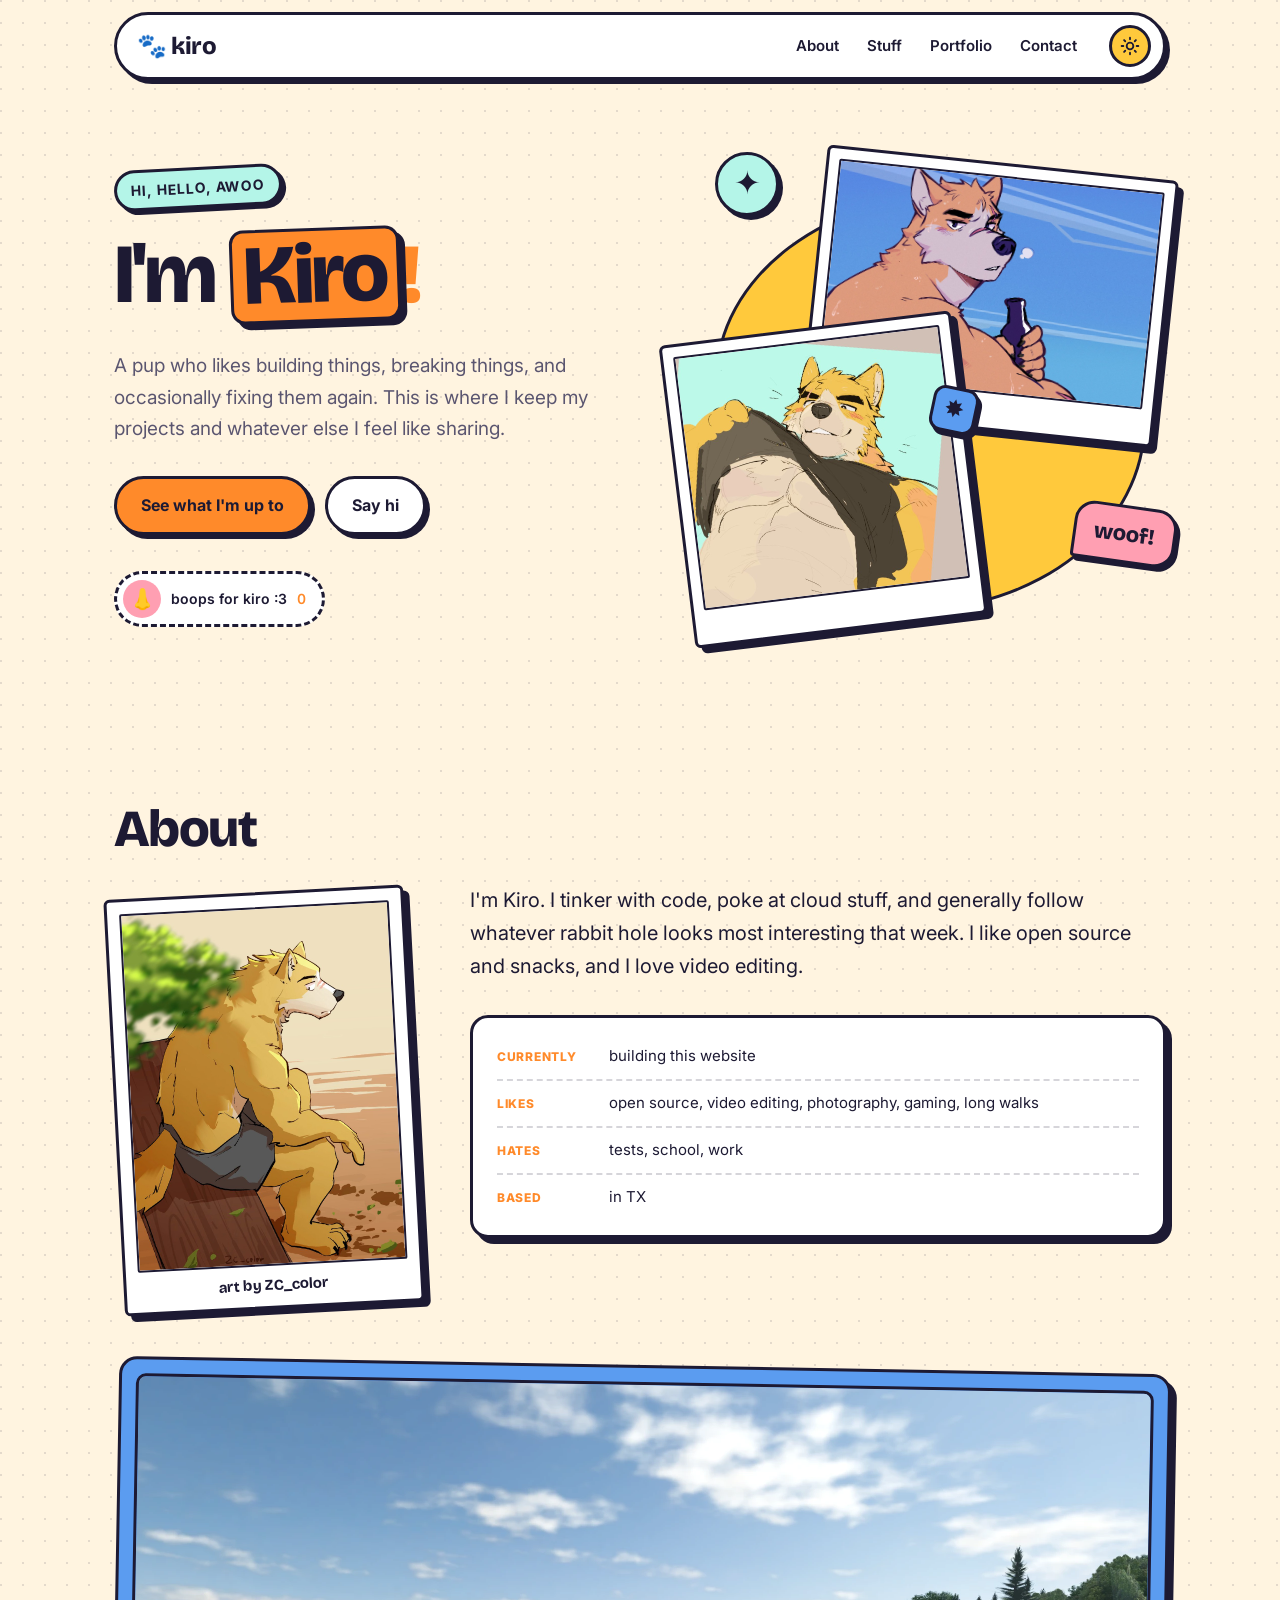
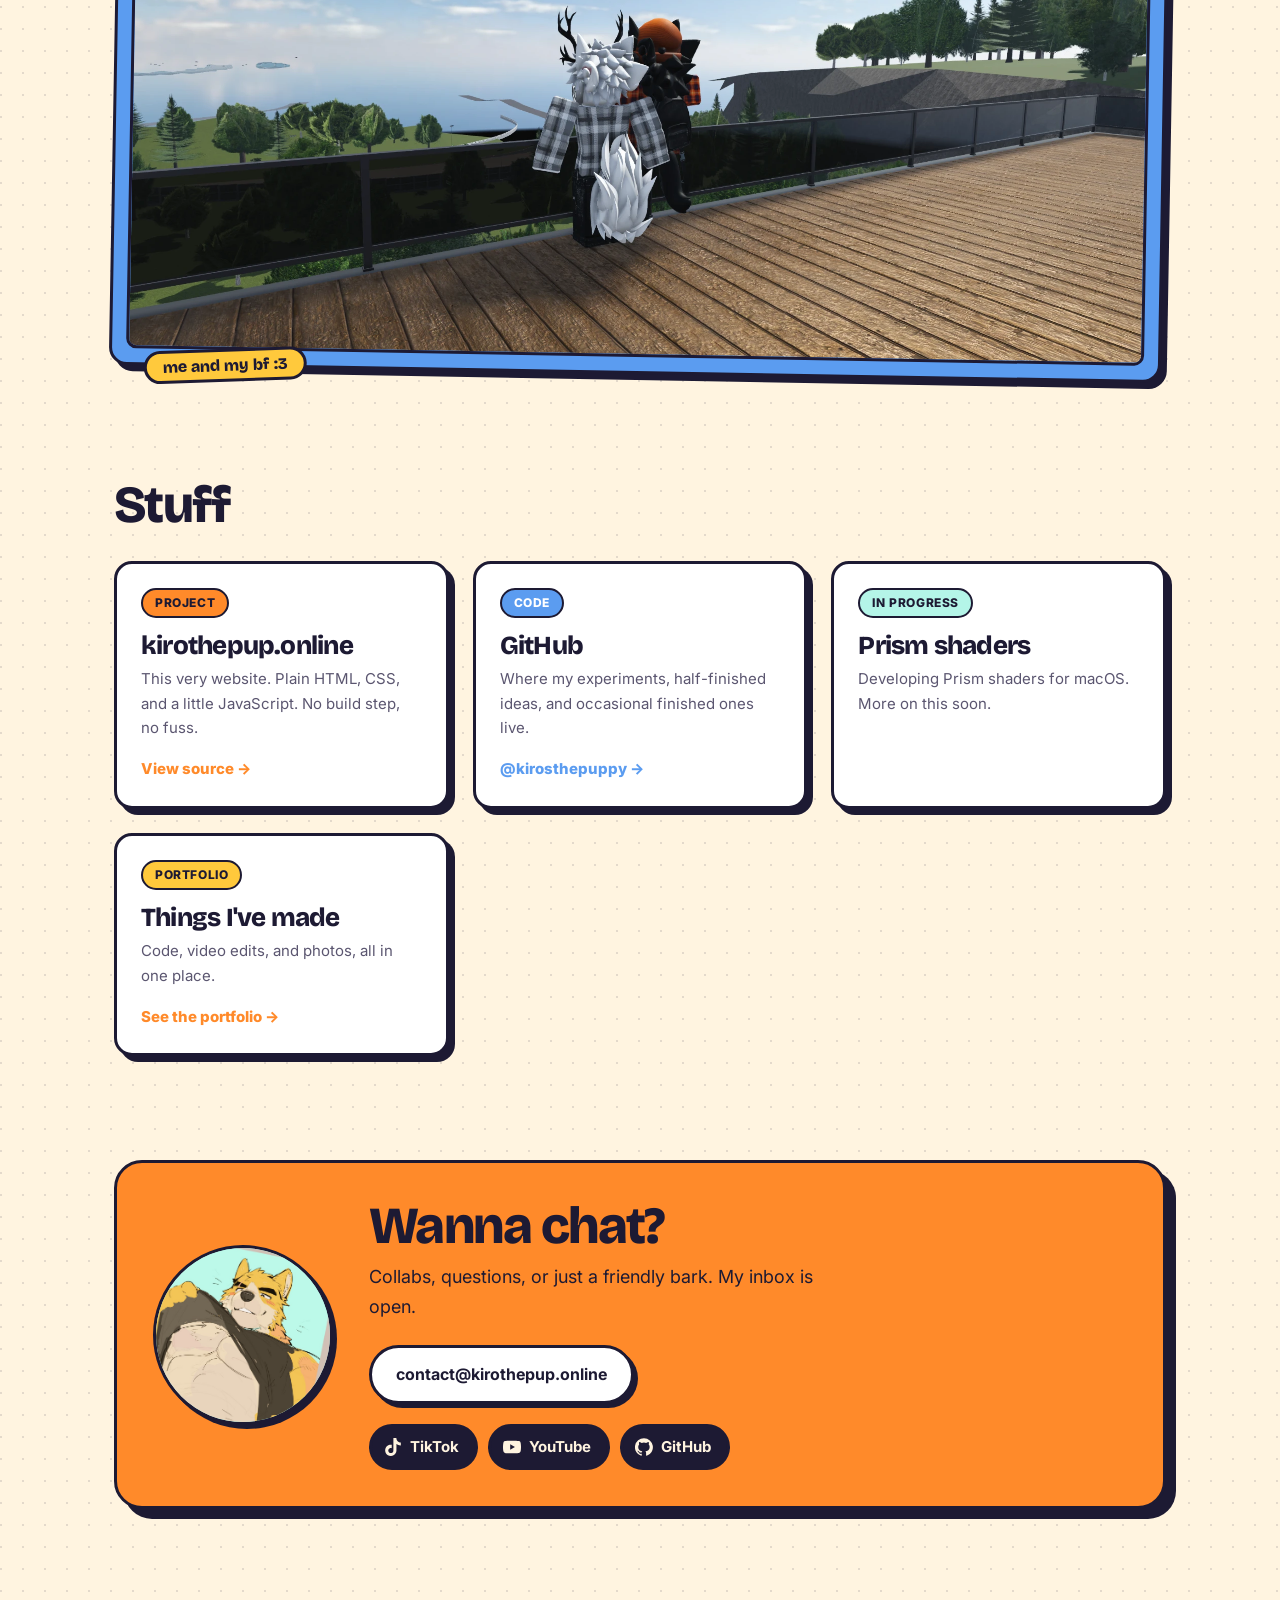
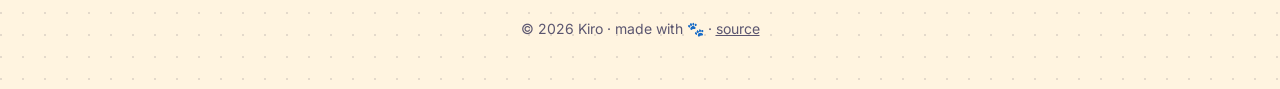
<file: index.html>
<!doctype html>
<html lang="en">
<head>
  <meta charset="utf-8">
  <meta name="viewport" content="width=device-width, initial-scale=1">
  <title>Kiro the Pup</title>
  <meta name="description" content="Kiro's little corner of the internet.">
  <meta property="og:title" content="Kiro the Pup">
  <meta property="og:description" content="Kiro's little corner of the internet.">
  <meta property="og:image" content="images/kiro-sky.jpg">
  <meta name="theme-color" content="#fff4e0" media="(prefers-color-scheme: light)">
  <meta name="theme-color" content="#15132a" media="(prefers-color-scheme: dark)">
  <link rel="icon" href="data:image/svg+xml,<svg xmlns='http://www.w3.org/2000/svg' viewBox='0 0 100 100'><text y='.9em' font-size='90'>🐾</text></svg>">
  <link rel="preconnect" href="https://fonts.googleapis.com">
  <link rel="preconnect" href="https://fonts.gstatic.com" crossorigin>
  <link href="https://fonts.googleapis.com/css2?family=Bricolage+Grotesque:opsz,wght@12..96,600;12..96,800&family=Inter:wght@400;500;600;700&display=swap" rel="stylesheet">
  <link rel="stylesheet" href="style.css">
  <script>
    try {
      var t = localStorage.getItem('theme');
      if (t) document.documentElement.dataset.theme = t;
    } catch (e) {}
  </script>
</head>
<body>
  <a class="skip" href="#main">Skip to content</a>

  <header class="nav">
    <a class="brand" href="#top" aria-label="Home">
      <span class="brand-paw" aria-hidden="true">🐾</span> kiro
    </a>
    <nav aria-label="Primary">
      <a href="#about">About</a>
      <a href="#stuff">Stuff</a>
      <a href="portfolio.html">Portfolio</a>
      <a href="#contact">Contact</a>
    </nav>
    <button class="theme-toggle" type="button" aria-label="Toggle dark mode">
      <svg class="icon-sun" viewBox="0 0 24 24" aria-hidden="true"><circle cx="12" cy="12" r="4"/><path d="M12 2v2M12 20v2M4.9 4.9l1.4 1.4M17.7 17.7l1.4 1.4M2 12h2M20 12h2M4.9 19.1l1.4-1.4M17.7 6.3l1.4-1.4"/></svg>
      <svg class="icon-moon" viewBox="0 0 24 24" aria-hidden="true"><path d="M21 12.8A9 9 0 1 1 11.2 3a7 7 0 0 0 9.8 9.8z"/></svg>
    </button>
  </header>

  <main id="main">
    <section class="hero" id="top">
      <div class="hero-text">
        <p class="eyebrow"><span>hi, hello, awoo</span></p>
        <h1>I'm <span class="name">Kiro</span><span class="bang">!</span></h1>
        <p class="lede">A pup who likes building things, breaking things, and occasionally fixing them again. This is where I keep my projects and whatever else I feel like sharing.</p>
        <div class="cta">
          <a class="btn btn-primary" href="#stuff">See what I'm up to</a>
          <a class="btn" href="#contact">Say hi</a>
        </div>
        <button class="boop" type="button" aria-live="polite">
          <span class="boop-nose" aria-hidden="true">👃</span>
          <span class="boop-label">boops for kiro :3</span>
          <span class="boop-count" data-count>0</span>
        </button>
      </div>

      <div class="hero-art" aria-hidden="true">
        <div class="blob"></div>
        <figure class="polaroid polaroid-back">
          <img src="images/kiro-sky.jpg" alt="" width="1447" height="1020">
        </figure>
        <figure class="polaroid polaroid-front">
          <img src="images/kiro-grin.jpg" alt="" width="849" height="814">
        </figure>
        <span class="sticker sticker-star">✦</span>
        <span class="sticker sticker-bubble">woof!</span>
        <span class="sticker sticker-spark">✸</span>
      </div>
    </section>


    <section id="about" class="section">
      <h2>About</h2>
      <div class="about-grid">
        <figure class="about-pic">
          <img src="images/kiro-bench.jpg" alt="Illustration of Kiro, a golden dog, sitting on a wooden bench under a tree and gazing into the distance." width="900" height="1200" loading="lazy">
          <figcaption>art by ZC_color</figcaption>
        </figure>
        <div class="about-body">
          <p>I'm Kiro. I tinker with code, poke at cloud stuff, and generally follow whatever rabbit hole looks most interesting that week. I like open source and snacks, and I love video editing.</p>
          <ul class="facts">
            <li><span>Currently</span> building this website</li>
            <li><span>Likes</span> open source, video editing, photography, gaming, long walks</li>
            <li><span>Hates</span> tests, school, work</li>
            <li><span>Based</span> in TX</li>
          </ul>
        </div>
      </div>
      <figure class="snap">
        <img src="images/gaming.webp" alt="In-game screenshot of Kiro and Kiro's boyfriend as avatars, standing together on a wooden deck looking out over trees and a lake under a bright blue sky." width="2000" height="1125" loading="lazy">
        <figcaption>me and my bf :3</figcaption>
      </figure>
    </section>


    <section id="stuff" class="section">
      <h2>Stuff</h2>
      <div class="cards">
        <a class="card c-orange" href="https://github.com/kirosthepuppy/.online">
          <span class="card-tag">Project</span>
          <h3>kirothepup.online</h3>
          <p>This very website. Plain HTML, CSS, and a little JavaScript. No build step, no fuss.</p>
          <span class="card-link">View source →</span>
        </a>
        <a class="card c-sky" href="https://github.com/kirosthepuppy">
          <span class="card-tag">Code</span>
          <h3>GitHub</h3>
          <p>Where my experiments, half-finished ideas, and occasional finished ones live.</p>
          <span class="card-link">@kirosthepuppy →</span>
        </a>
        <div class="card c-mint">
          <span class="card-tag">In progress</span>
          <h3>Prism shaders</h3>
          <p>Developing Prism shaders for macOS. More on this soon.</p>
        </div>
        <a class="card c-yellow" href="portfolio.html">
          <span class="card-tag">Portfolio</span>
          <h3>Things I've made</h3>
          <p>Code, video edits, and photos, all in one place.</p>
          <span class="card-link">See the portfolio →</span>
        </a>
      </div>
    </section>

    <section id="contact" class="section contact">
      <div class="contact-box">
        <img class="contact-peek" src="images/kiro-grin.jpg" alt="" width="849" height="814" loading="lazy">
        <div>
          <h2>Wanna chat?</h2>
          <p>Collabs, questions, or just a friendly bark. My inbox is open.</p>
          <a class="btn btn-primary" href="mailto:contact@kirothepup.online">contact@kirothepup.online</a>
          <ul class="socials" aria-label="Socials">
            <li><a href="https://www.tiktok.com/@kirosthepuppy" rel="me noopener" target="_blank">
              <svg viewBox="0 0 24 24" aria-hidden="true"><path d="M12.53.02c1.31-.02 2.61-.01 3.91-.02.08 1.53.63 3.09 1.75 4.17 1.12 1.11 2.7 1.62 4.24 1.79v4.03c-1.44-.05-2.89-.35-4.2-.97-.57-.26-1.1-.59-1.62-.93-.01 2.92.01 5.84-.02 8.75-.08 1.4-.54 2.79-1.35 3.94-1.31 1.92-3.58 3.17-5.91 3.21-1.43.08-2.86-.31-4.08-1.03-2.02-1.19-3.44-3.37-3.65-5.71-.02-.5-.03-1-.01-1.49.18-1.9 1.12-3.72 2.58-4.96 1.66-1.44 3.98-2.13 6.15-1.72.02 1.48-.04 2.96-.04 4.44-.99-.32-2.15-.23-3.02.37-.63.41-1.11 1.04-1.36 1.75-.21.51-.15 1.07-.14 1.61.24 1.64 1.82 3.02 3.5 2.87 1.12-.01 2.19-.66 2.77-1.61.19-.33.4-.67.41-1.06.1-1.79.06-3.57.07-5.36.01-4.03-.01-8.05.02-12.07z"/></svg>
              TikTok</a></li>
            <li><a href="https://www.youtube.com/@kirosthepuppy" rel="me noopener" target="_blank">
              <svg viewBox="0 0 24 24" aria-hidden="true"><path d="M23.5 6.2a3 3 0 0 0-2.1-2.1C19.5 3.6 12 3.6 12 3.6s-7.5 0-9.4.5A3 3 0 0 0 .5 6.2 31 31 0 0 0 0 12a31 31 0 0 0 .5 5.8 3 3 0 0 0 2.1 2.1c1.9.5 9.4.5 9.4.5s7.5 0 9.4-.5a3 3 0 0 0 2.1-2.1A31 31 0 0 0 24 12a31 31 0 0 0-.5-5.8zM9.6 15.6V8.4l6.3 3.6-6.3 3.6z"/></svg>
              YouTube</a></li>
            <li><a href="https://github.com/kirosthepuppy/.online" rel="me noopener" target="_blank">
              <svg viewBox="0 0 24 24" aria-hidden="true"><path d="M12 .3a12 12 0 0 0-3.8 23.4c.6.1.8-.3.8-.6v-2c-3.3.7-4-1.6-4-1.6-.6-1.4-1.4-1.8-1.4-1.8-1-.7.1-.7.1-.7 1.2.1 1.8 1.2 1.8 1.2 1.1 1.8 2.8 1.3 3.5 1 .1-.8.4-1.3.8-1.6-2.7-.3-5.5-1.3-5.5-5.9 0-1.3.5-2.4 1.2-3.2-.1-.3-.5-1.5.1-3.2 0 0 1-.3 3.3 1.2a11.5 11.5 0 0 1 6 0c2.3-1.5 3.3-1.2 3.3-1.2.6 1.7.2 2.9.1 3.2.8.8 1.2 1.9 1.2 3.2 0 4.6-2.8 5.6-5.5 5.9.4.4.8 1.1.8 2.2v3.3c0 .3.2.7.8.6A12 12 0 0 0 12 .3"/></svg>
              GitHub</a></li>
          </ul>
        </div>
      </div>
    </section>
  </main>

  <footer class="footer">
    <p>© <span data-year>2026</span> Kiro · made with 🐾 · <a href="https://github.com/kirosthepuppy/.online">source</a></p>
  </footer>


  <script src="script.js"></script>
</body>
</html>
</file>
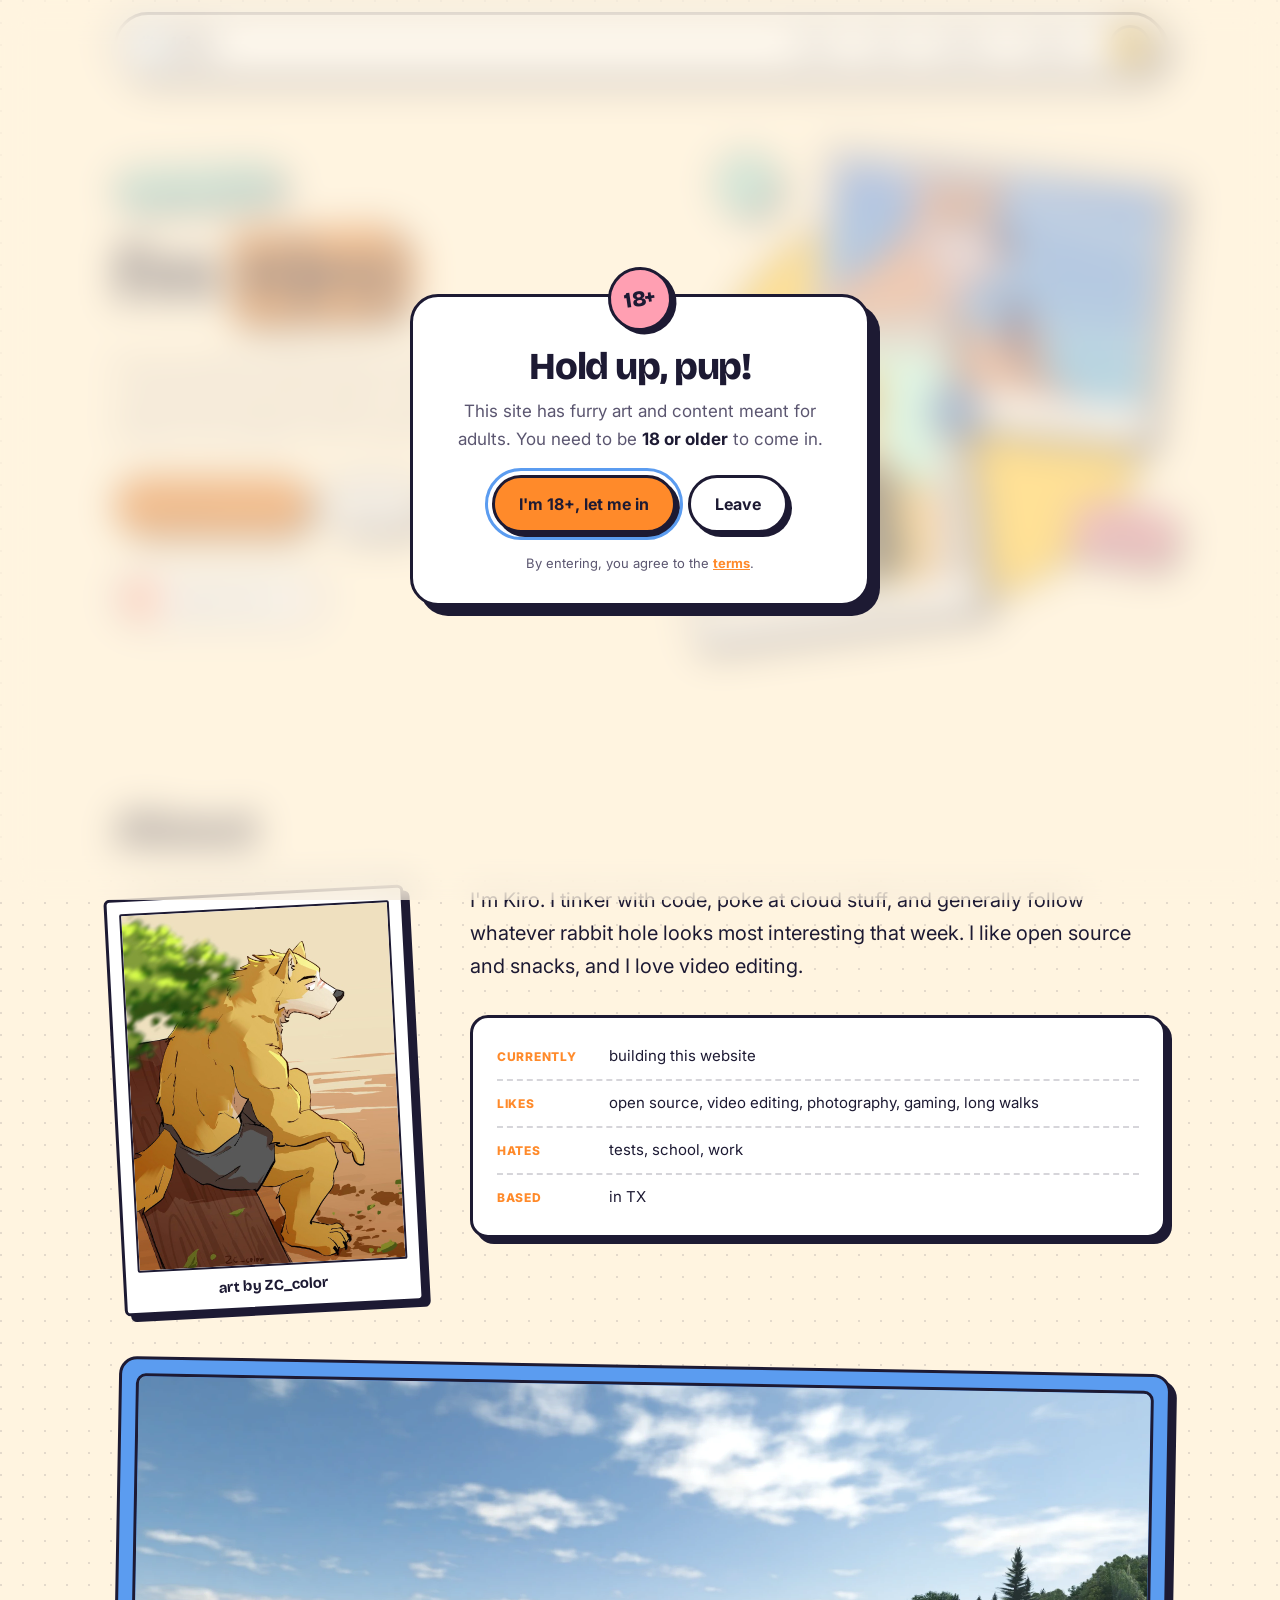
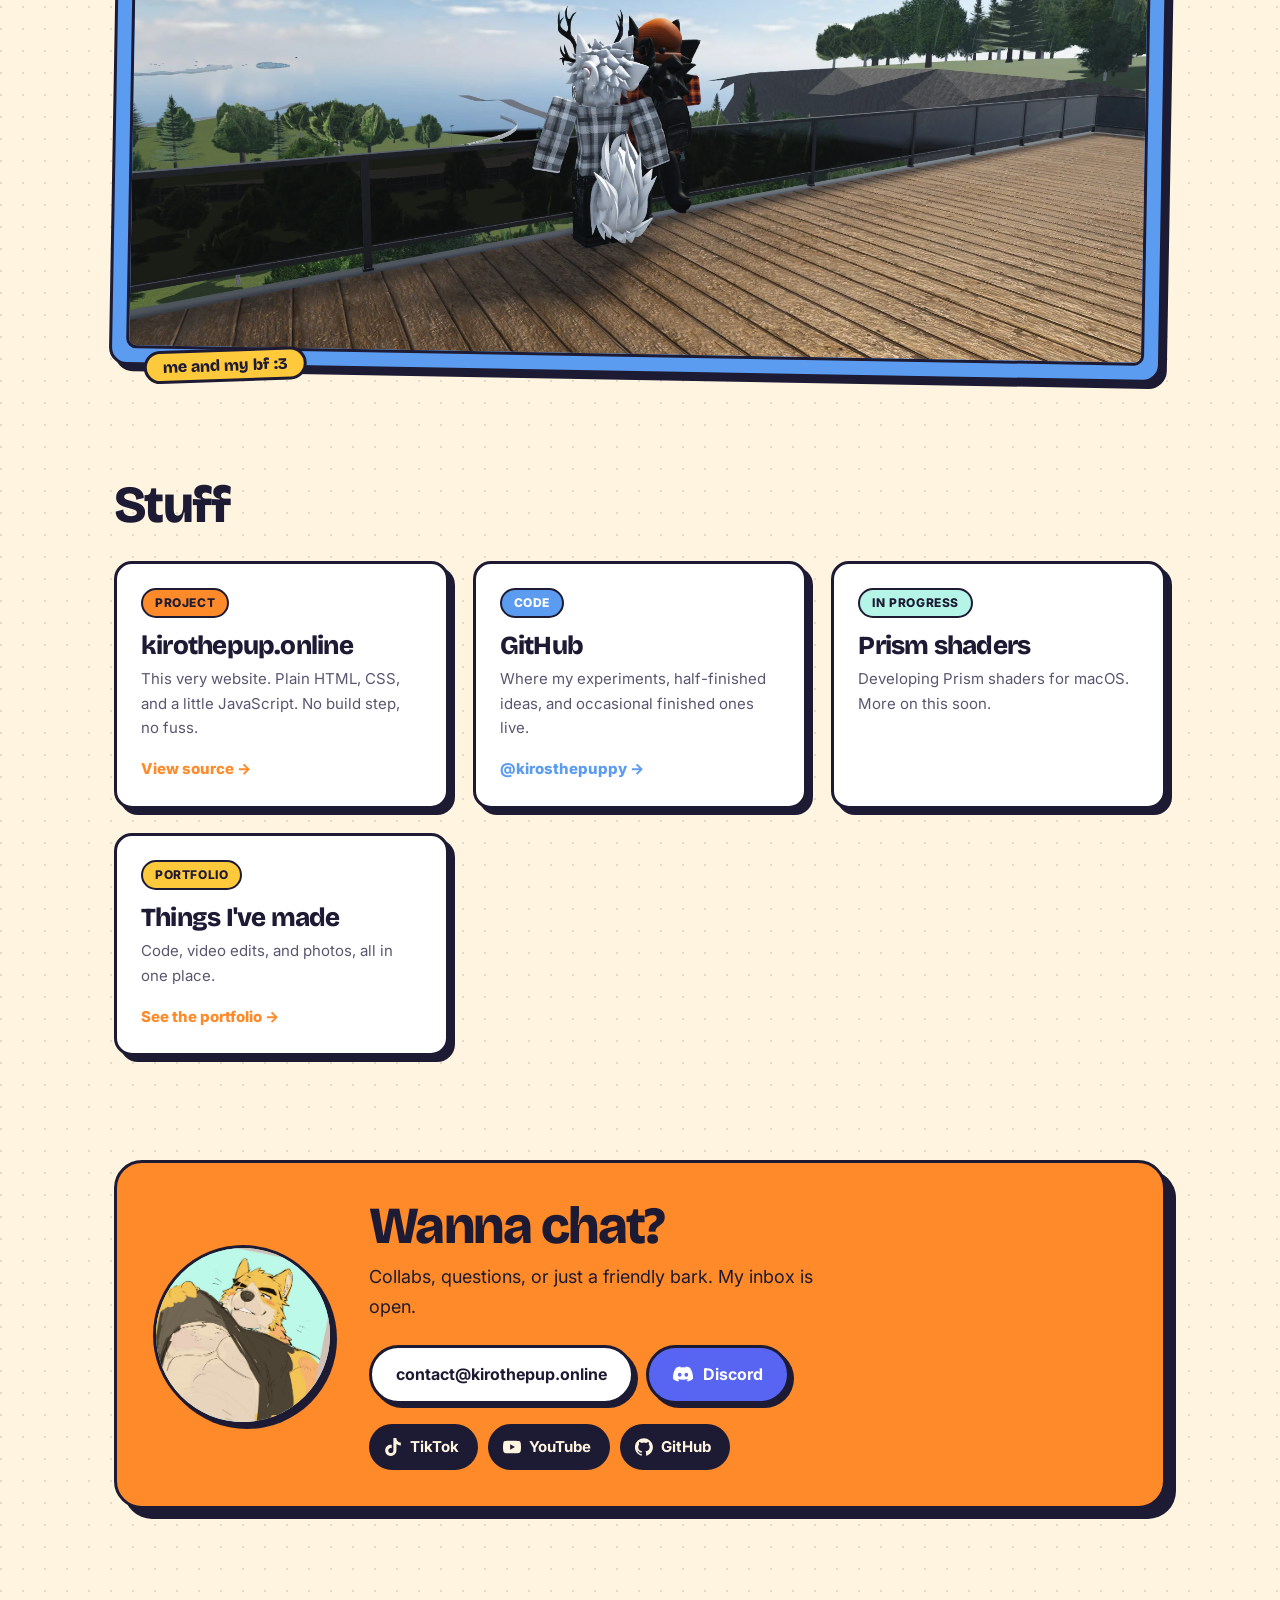
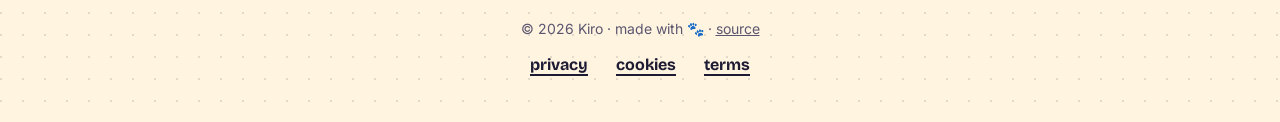
<file: public/index.html>
<!doctype html>
<html lang="en">
<head>
  <meta charset="utf-8">
  <meta name="viewport" content="width=device-width, initial-scale=1">
  <title>Kiro the Pup</title>
  <meta name="description" content="Kiro's little corner of the internet.">
  <meta property="og:title" content="Kiro the Pup">
  <meta property="og:description" content="Kiro's little corner of the internet.">
  <meta property="og:image" content="images/kiro-sky.jpg">
  <meta name="theme-color" content="#fff4e0" media="(prefers-color-scheme: light)">
  <meta name="theme-color" content="#15132a" media="(prefers-color-scheme: dark)">
  <link rel="icon" href="data:image/svg+xml,<svg xmlns='http://www.w3.org/2000/svg' viewBox='0 0 100 100'><text y='.9em' font-size='90'>🐾</text></svg>">
  <link rel="preconnect" href="https://fonts.googleapis.com">
  <link rel="preconnect" href="https://fonts.gstatic.com" crossorigin>
  <link href="https://fonts.googleapis.com/css2?family=Bricolage+Grotesque:opsz,wght@12..96,600;12..96,800&family=Inter:wght@400;500;600;700&display=swap" rel="stylesheet">
  <link rel="stylesheet" href="style.css">
  <script>
    try {
      var t = localStorage.getItem('theme');
      if (t) document.documentElement.dataset.theme = t;
    } catch (e) {}
    try {
      if (localStorage.getItem('age-ok') !== '1') document.documentElement.classList.add('gated');
    } catch (e) {
      document.documentElement.classList.add('gated');
    }
  </script>
</head>
<body>
  <a class="skip" href="#main">Skip to content</a>

  <header class="nav">
    <a class="brand" href="#top" aria-label="Home">
      <span class="brand-paw" aria-hidden="true">🐾</span> kiro
    </a>
    <a class="presence" data-presence hidden target="_blank" rel="noopener">
      <span class="presence-dot" aria-hidden="true"></span>
      <span class="presence-text">offline</span>
    </a>
    <nav aria-label="Primary">
      <a href="#about">About</a>
      <a href="#stuff">Stuff</a>
      <a href="portfolio.html">Portfolio</a>
      <a href="#contact">Contact</a>
    </nav>
    <button class="theme-toggle" type="button" aria-label="Toggle dark mode">
      <svg class="icon-sun" viewBox="0 0 24 24" aria-hidden="true"><circle cx="12" cy="12" r="4"/><path d="M12 2v2M12 20v2M4.9 4.9l1.4 1.4M17.7 17.7l1.4 1.4M2 12h2M20 12h2M4.9 19.1l1.4-1.4M17.7 6.3l1.4-1.4"/></svg>
      <svg class="icon-moon" viewBox="0 0 24 24" aria-hidden="true"><path d="M21 12.8A9 9 0 1 1 11.2 3a7 7 0 0 0 9.8 9.8z"/></svg>
    </button>
  </header>

  <main id="main">
    <section class="hero" id="top">
      <div class="hero-text">
        <p class="eyebrow"><span>hi, hello, awoo</span></p>
        <h1>I'm <span class="name">Kiro</span><span class="bang">!</span></h1>
        <p class="lede">A pup who likes building things, breaking things, and occasionally fixing them again. This is where I keep my projects and whatever else I feel like sharing.</p>
        <div class="cta">
          <a class="btn btn-primary" href="#stuff">See what I'm up to</a>
          <a class="btn" href="#contact">Say hi</a>
        </div>
        <button class="boop" type="button" aria-live="polite">
          <span class="boop-nose" aria-hidden="true">👃</span>
          <span class="boop-label">boops for kiro :3</span>
          <span class="boop-count" data-count>0</span>
        </button>
      </div>

      <div class="hero-art" aria-hidden="true">
        <div class="blob"></div>
        <figure class="polaroid polaroid-back">
          <img src="images/kiro-sky.jpg" alt="" width="1447" height="1020">
        </figure>
        <figure class="polaroid polaroid-front">
          <img src="images/kiro-grin.jpg" alt="" width="849" height="814">
        </figure>
        <span class="sticker sticker-star">✦</span>
        <span class="sticker sticker-bubble">woof!</span>
        <span class="sticker sticker-spark">✸</span>
      </div>
    </section>


    <section id="about" class="section">
      <h2>About</h2>
      <div class="about-grid">
        <figure class="about-pic">
          <img src="images/kiro-bench.jpg" alt="Illustration of Kiro, a golden dog, sitting on a wooden bench under a tree and gazing into the distance." width="900" height="1200" loading="lazy">
          <figcaption>art by ZC_color</figcaption>
        </figure>
        <div class="about-body">
          <p>I'm Kiro. I tinker with code, poke at cloud stuff, and generally follow whatever rabbit hole looks most interesting that week. I like open source and snacks, and I love video editing.</p>
          <ul class="facts">
            <li><span>Currently</span> building this website</li>
            <li><span>Likes</span> open source, video editing, photography, gaming, long walks</li>
            <li><span>Hates</span> tests, school, work</li>
            <li><span>Based</span> in TX</li>
          </ul>
        </div>
      </div>
      <figure class="snap">
        <img src="images/gaming.webp" alt="In-game screenshot of Kiro and Kiro's boyfriend as avatars, standing together on a wooden deck looking out over trees and a lake under a bright blue sky." width="2000" height="1125" loading="lazy">
        <figcaption>me and my bf :3</figcaption>
      </figure>
    </section>


    <section id="stuff" class="section">
      <h2>Stuff</h2>
      <div class="cards">
        <a class="card c-orange" href="https://github.com/kirosthepuppy/.online">
          <span class="card-tag">Project</span>
          <h3>kirothepup.online</h3>
          <p>This very website. Plain HTML, CSS, and a little JavaScript. No build step, no fuss.</p>
          <span class="card-link">View source →</span>
        </a>
        <a class="card c-sky" href="https://github.com/kirosthepuppy">
          <span class="card-tag">Code</span>
          <h3>GitHub</h3>
          <p>Where my experiments, half-finished ideas, and occasional finished ones live.</p>
          <span class="card-link">@kirosthepuppy →</span>
        </a>
        <div class="card c-mint">
          <span class="card-tag">In progress</span>
          <h3>Prism shaders</h3>
          <p>Developing Prism shaders for macOS. More on this soon.</p>
        </div>
        <a class="card c-yellow" href="portfolio.html">
          <span class="card-tag">Portfolio</span>
          <h3>Things I've made</h3>
          <p>Code, video edits, and photos, all in one place.</p>
          <span class="card-link">See the portfolio →</span>
        </a>
      </div>
    </section>

    <section id="contact" class="section contact">
      <div class="contact-box">
        <img class="contact-peek" src="images/kiro-grin.jpg" alt="" width="849" height="814" loading="lazy">
        <div>
          <h2>Wanna chat?</h2>
          <p>Collabs, questions, or just a friendly bark. My inbox is open.</p>
          <div class="contact-actions">
            <a class="btn btn-primary" href="mailto:contact@kirothepup.online">contact@kirothepup.online</a>
            <a class="btn btn-discord" data-discord-link hidden target="_blank" rel="noopener">
              <svg viewBox="0 0 24 24" aria-hidden="true"><path d="M20.317 4.37a19.791 19.791 0 0 0-4.885-1.515.074.074 0 0 0-.079.037c-.21.375-.444.864-.608 1.25a18.27 18.27 0 0 0-5.487 0 12.64 12.64 0 0 0-.617-1.25.077.077 0 0 0-.079-.037A19.736 19.736 0 0 0 3.677 4.37a.07.07 0 0 0-.032.027C.533 9.046-.32 13.58.099 18.057a.082.082 0 0 0 .031.057 19.9 19.9 0 0 0 5.993 3.03.078.078 0 0 0 .084-.028 14.09 14.09 0 0 0 1.226-1.994.076.076 0 0 0-.041-.106 13.107 13.107 0 0 1-1.872-.892.077.077 0 0 1-.008-.128 10.2 10.2 0 0 0 .372-.292.074.074 0 0 1 .077-.01c3.928 1.793 8.18 1.793 12.062 0a.074.074 0 0 1 .078.01c.12.098.246.198.373.292a.077.077 0 0 1-.006.127 12.299 12.299 0 0 1-1.873.892.077.077 0 0 0-.041.107c.36.698.772 1.362 1.225 1.993a.076.076 0 0 0 .084.028 19.839 19.839 0 0 0 6.002-3.03.077.077 0 0 0 .032-.054c.5-5.177-.838-9.674-3.549-13.66a.061.061 0 0 0-.031-.03zM8.02 15.33c-1.183 0-2.157-1.085-2.157-2.419 0-1.333.956-2.419 2.157-2.419 1.21 0 2.176 1.096 2.157 2.42 0 1.333-.956 2.418-2.157 2.418zm7.975 0c-1.183 0-2.157-1.085-2.157-2.419 0-1.333.955-2.419 2.157-2.419 1.21 0 2.176 1.096 2.157 2.42 0 1.333-.946 2.418-2.157 2.418z"/></svg>
              <span data-discord-name>Discord</span></a>
          </div>
          <ul class="socials" aria-label="Socials">
            <li><a href="https://www.tiktok.com/@kirosthepuppy" rel="me noopener" target="_blank">
              <svg viewBox="0 0 24 24" aria-hidden="true"><path d="M12.53.02c1.31-.02 2.61-.01 3.91-.02.08 1.53.63 3.09 1.75 4.17 1.12 1.11 2.7 1.62 4.24 1.79v4.03c-1.44-.05-2.89-.35-4.2-.97-.57-.26-1.1-.59-1.62-.93-.01 2.92.01 5.84-.02 8.75-.08 1.4-.54 2.79-1.35 3.94-1.31 1.92-3.58 3.17-5.91 3.21-1.43.08-2.86-.31-4.08-1.03-2.02-1.19-3.44-3.37-3.65-5.71-.02-.5-.03-1-.01-1.49.18-1.9 1.12-3.72 2.58-4.96 1.66-1.44 3.98-2.13 6.15-1.72.02 1.48-.04 2.96-.04 4.44-.99-.32-2.15-.23-3.02.37-.63.41-1.11 1.04-1.36 1.75-.21.51-.15 1.07-.14 1.61.24 1.64 1.82 3.02 3.5 2.87 1.12-.01 2.19-.66 2.77-1.61.19-.33.4-.67.41-1.06.1-1.79.06-3.57.07-5.36.01-4.03-.01-8.05.02-12.07z"/></svg>
              TikTok</a></li>
            <li><a href="https://www.youtube.com/@kirosthepuppy" rel="me noopener" target="_blank">
              <svg viewBox="0 0 24 24" aria-hidden="true"><path d="M23.5 6.2a3 3 0 0 0-2.1-2.1C19.5 3.6 12 3.6 12 3.6s-7.5 0-9.4.5A3 3 0 0 0 .5 6.2 31 31 0 0 0 0 12a31 31 0 0 0 .5 5.8 3 3 0 0 0 2.1 2.1c1.9.5 9.4.5 9.4.5s7.5 0 9.4-.5a3 3 0 0 0 2.1-2.1A31 31 0 0 0 24 12a31 31 0 0 0-.5-5.8zM9.6 15.6V8.4l6.3 3.6-6.3 3.6z"/></svg>
              YouTube</a></li>
            <li><a href="https://github.com/kirosthepuppy/.online" rel="me noopener" target="_blank">
              <svg viewBox="0 0 24 24" aria-hidden="true"><path d="M12 .3a12 12 0 0 0-3.8 23.4c.6.1.8-.3.8-.6v-2c-3.3.7-4-1.6-4-1.6-.6-1.4-1.4-1.8-1.4-1.8-1-.7.1-.7.1-.7 1.2.1 1.8 1.2 1.8 1.2 1.1 1.8 2.8 1.3 3.5 1 .1-.8.4-1.3.8-1.6-2.7-.3-5.5-1.3-5.5-5.9 0-1.3.5-2.4 1.2-3.2-.1-.3-.5-1.5.1-3.2 0 0 1-.3 3.3 1.2a11.5 11.5 0 0 1 6 0c2.3-1.5 3.3-1.2 3.3-1.2.6 1.7.2 2.9.1 3.2.8.8 1.2 1.9 1.2 3.2 0 4.6-2.8 5.6-5.5 5.9.4.4.8 1.1.8 2.2v3.3c0 .3.2.7.8.6A12 12 0 0 0 12 .3"/></svg>
              GitHub</a></li>
          </ul>
        </div>
      </div>
    </section>
  </main>

  <footer class="footer">
    <p>© <span data-year>2026</span> Kiro · made with 🐾 · <a href="https://github.com/kirosthepuppy/.online">source</a></p>
    <nav class="footer-links" aria-label="Legal">
      <a href="privacy.html">privacy</a>
      <a href="cookies.html">cookies</a>
      <a href="terms.html">terms</a>
    </nav>
  </footer>


  <script src="script.js"></script>
</body>
</html>
</file>
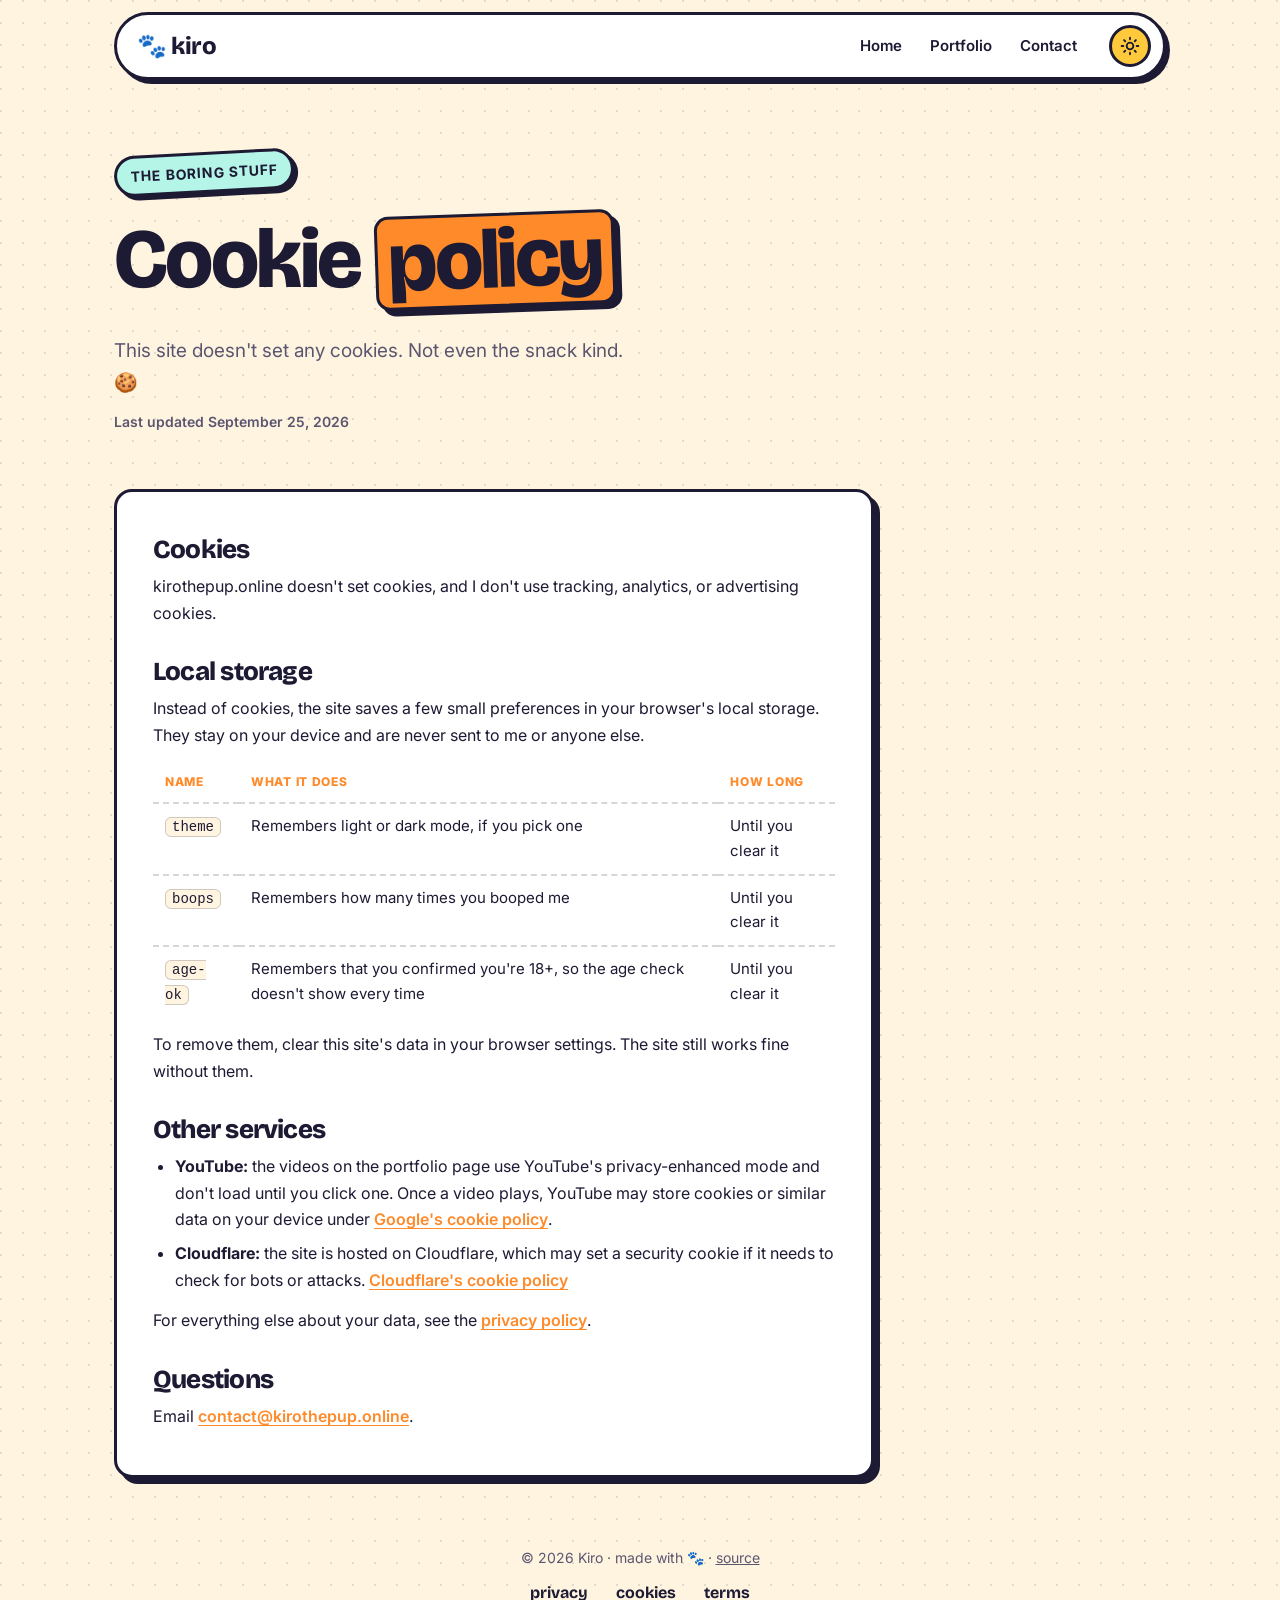
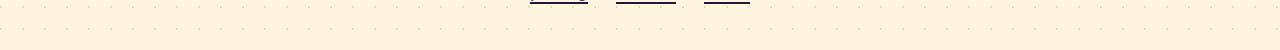
<file: public/cookies.html>
<!doctype html>
<html lang="en">
<head>
  <meta charset="utf-8">
  <meta name="viewport" content="width=device-width, initial-scale=1">
  <title>Cookies · Kiro the Pup</title>
  <meta name="description" content="Which cookies and browser storage kirothepup.online uses.">
  <meta property="og:title" content="Cookies · Kiro the Pup">
  <meta property="og:description" content="Which cookies and browser storage kirothepup.online uses.">
  <meta property="og:image" content="images/kiro-sky.jpg">
  <meta name="theme-color" content="#fff4e0" media="(prefers-color-scheme: light)">
  <meta name="theme-color" content="#15132a" media="(prefers-color-scheme: dark)">
  <link rel="icon" href="data:image/svg+xml,<svg xmlns='http://www.w3.org/2000/svg' viewBox='0 0 100 100'><text y='.9em' font-size='90'>🐾</text></svg>">
  <link rel="preconnect" href="https://fonts.googleapis.com">
  <link rel="preconnect" href="https://fonts.gstatic.com" crossorigin>
  <link href="https://fonts.googleapis.com/css2?family=Bricolage+Grotesque:opsz,wght@12..96,600;12..96,800&family=Inter:wght@400;500;600;700&display=swap" rel="stylesheet">
  <link rel="stylesheet" href="style.css">
  <script>
    try {
      var t = localStorage.getItem('theme');
      if (t) document.documentElement.dataset.theme = t;
    } catch (e) {}
  </script>
</head>
<body>
  <a class="skip" href="#main">Skip to content</a>

  <header class="nav">
    <a class="brand" href="./" aria-label="Home">
      <span class="brand-paw" aria-hidden="true">🐾</span> kiro
    </a>
    <a class="presence" data-presence hidden target="_blank" rel="noopener">
      <span class="presence-dot" aria-hidden="true"></span>
      <span class="presence-text">offline</span>
    </a>
    <nav aria-label="Primary">
      <a href="./">Home</a>
      <a href="portfolio.html">Portfolio</a>
      <a href="./#contact">Contact</a>
    </nav>
    <button class="theme-toggle" type="button" aria-label="Toggle dark mode">
      <svg class="icon-sun" viewBox="0 0 24 24" aria-hidden="true"><circle cx="12" cy="12" r="4"/><path d="M12 2v2M12 20v2M4.9 4.9l1.4 1.4M17.7 17.7l1.4 1.4M2 12h2M20 12h2M4.9 19.1l1.4-1.4M17.7 6.3l1.4-1.4"/></svg>
      <svg class="icon-moon" viewBox="0 0 24 24" aria-hidden="true"><path d="M21 12.8A9 9 0 1 1 11.2 3a7 7 0 0 0 9.8 9.8z"/></svg>
    </button>
  </header>

  <main id="main">
    <section class="page-head">
      <p class="eyebrow"><span>the boring stuff</span></p>
      <h1>Cookie <span class="name">policy</span></h1>
      <p class="lede">This site doesn't set any cookies. Not even the snack kind. 🍪</p>
      <p class="legal-updated">Last updated September 25, 2026</p>
    </section>

    <article class="legal">
      <h2>Cookies</h2>
      <p>kirothepup.online doesn't set cookies, and I don't use tracking, analytics, or advertising cookies.</p>

      <h2>Local storage</h2>
      <p>Instead of cookies, the site saves a few small preferences in your browser's local storage. They stay on your device and are never sent to me or anyone else.</p>
      <div class="legal-table">
        <table>
          <thead><tr><th>Name</th><th>What it does</th><th>How long</th></tr></thead>
          <tbody>
            <tr><td><code>theme</code></td><td>Remembers light or dark mode, if you pick one</td><td>Until you clear it</td></tr>
            <tr><td><code>boops</code></td><td>Remembers how many times you booped me</td><td>Until you clear it</td></tr>
            <tr><td><code>age-ok</code></td><td>Remembers that you confirmed you're 18+, so the age check doesn't show every time</td><td>Until you clear it</td></tr>
          </tbody>
        </table>
      </div>
      <p>To remove them, clear this site's data in your browser settings. The site still works fine without them.</p>

      <h2>Other services</h2>
      <ul>
        <li><strong>YouTube:</strong> the videos on the portfolio page use YouTube's privacy-enhanced mode and don't load until you click one. Once a video plays, YouTube may store cookies or similar data on your device under <a href="https://policies.google.com/technologies/cookies" rel="noopener" target="_blank">Google's cookie policy</a>.</li>
        <li><strong>Cloudflare:</strong> the site is hosted on Cloudflare, which may set a security cookie if it needs to check for bots or attacks. <a href="https://www.cloudflare.com/cookie-policy/" rel="noopener" target="_blank">Cloudflare's cookie policy</a></li>
      </ul>
      <p>For everything else about your data, see the <a href="privacy.html">privacy policy</a>.</p>

      <h2>Questions</h2>
      <p>Email <a href="mailto:contact@kirothepup.online">contact@kirothepup.online</a>.</p>
    </article>
  </main>

  <footer class="footer">
    <p>© <span data-year>2026</span> Kiro · made with 🐾 · <a href="https://github.com/kirosthepuppy/.online">source</a></p>
    <nav class="footer-links" aria-label="Legal">
      <a href="privacy.html">privacy</a>
      <a href="cookies.html">cookies</a>
      <a href="terms.html">terms</a>
    </nav>
  </footer>

  <script src="script.js"></script>
</body>
</html>
</file>
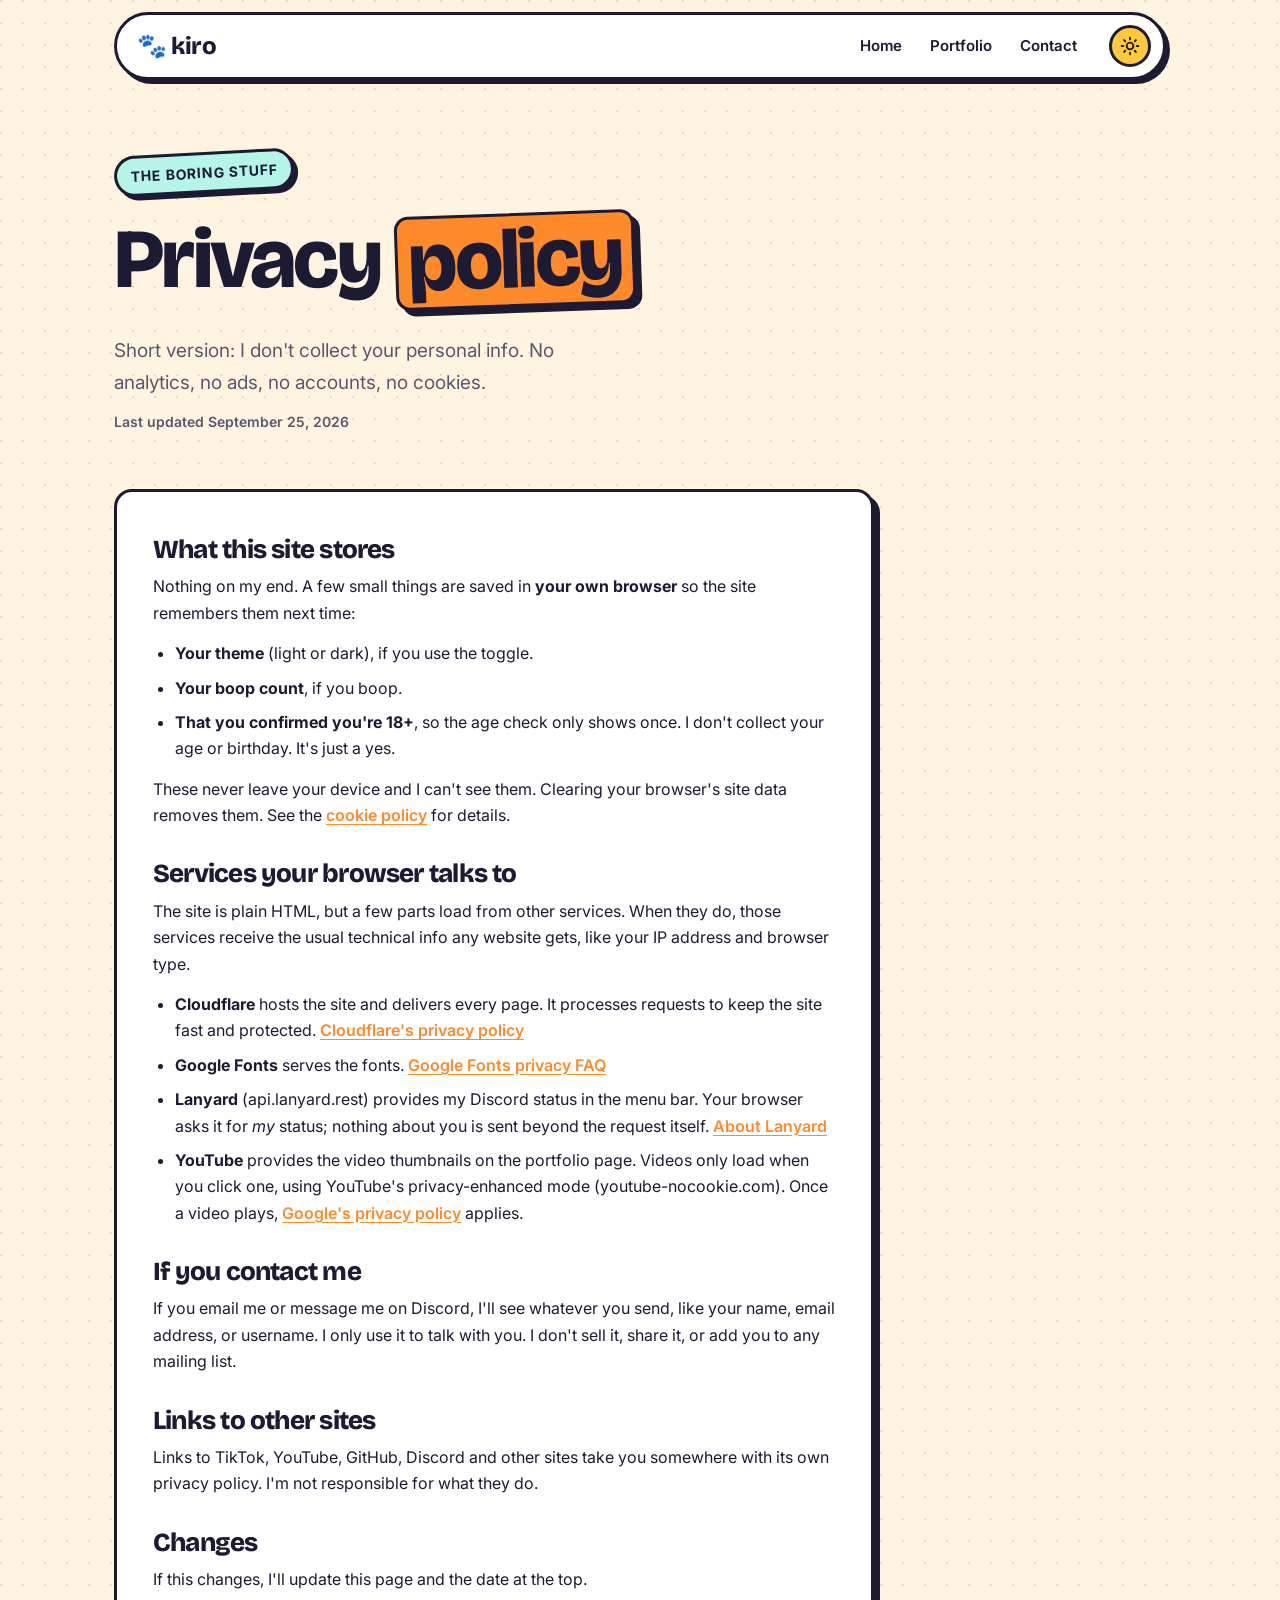
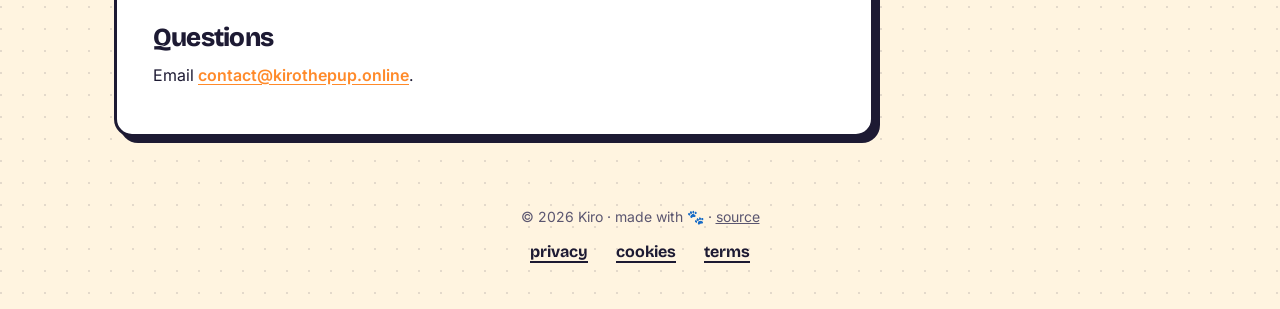
<file: public/privacy.html>
<!doctype html>
<html lang="en">
<head>
  <meta charset="utf-8">
  <meta name="viewport" content="width=device-width, initial-scale=1">
  <title>Privacy · Kiro the Pup</title>
  <meta name="description" content="How kirothepup.online handles your data. Short version: it barely touches it.">
  <meta property="og:title" content="Privacy · Kiro the Pup">
  <meta property="og:description" content="How kirothepup.online handles your data. Short version: it barely touches it.">
  <meta property="og:image" content="images/kiro-sky.jpg">
  <meta name="theme-color" content="#fff4e0" media="(prefers-color-scheme: light)">
  <meta name="theme-color" content="#15132a" media="(prefers-color-scheme: dark)">
  <link rel="icon" href="data:image/svg+xml,<svg xmlns='http://www.w3.org/2000/svg' viewBox='0 0 100 100'><text y='.9em' font-size='90'>🐾</text></svg>">
  <link rel="preconnect" href="https://fonts.googleapis.com">
  <link rel="preconnect" href="https://fonts.gstatic.com" crossorigin>
  <link href="https://fonts.googleapis.com/css2?family=Bricolage+Grotesque:opsz,wght@12..96,600;12..96,800&family=Inter:wght@400;500;600;700&display=swap" rel="stylesheet">
  <link rel="stylesheet" href="style.css">
  <script>
    try {
      var t = localStorage.getItem('theme');
      if (t) document.documentElement.dataset.theme = t;
    } catch (e) {}
  </script>
</head>
<body>
  <a class="skip" href="#main">Skip to content</a>

  <header class="nav">
    <a class="brand" href="./" aria-label="Home">
      <span class="brand-paw" aria-hidden="true">🐾</span> kiro
    </a>
    <a class="presence" data-presence hidden target="_blank" rel="noopener">
      <span class="presence-dot" aria-hidden="true"></span>
      <span class="presence-text">offline</span>
    </a>
    <nav aria-label="Primary">
      <a href="./">Home</a>
      <a href="portfolio.html">Portfolio</a>
      <a href="./#contact">Contact</a>
    </nav>
    <button class="theme-toggle" type="button" aria-label="Toggle dark mode">
      <svg class="icon-sun" viewBox="0 0 24 24" aria-hidden="true"><circle cx="12" cy="12" r="4"/><path d="M12 2v2M12 20v2M4.9 4.9l1.4 1.4M17.7 17.7l1.4 1.4M2 12h2M20 12h2M4.9 19.1l1.4-1.4M17.7 6.3l1.4-1.4"/></svg>
      <svg class="icon-moon" viewBox="0 0 24 24" aria-hidden="true"><path d="M21 12.8A9 9 0 1 1 11.2 3a7 7 0 0 0 9.8 9.8z"/></svg>
    </button>
  </header>

  <main id="main">
    <section class="page-head">
      <p class="eyebrow"><span>the boring stuff</span></p>
      <h1>Privacy <span class="name">policy</span></h1>
      <p class="lede">Short version: I don't collect your personal info. No analytics, no ads, no accounts, no cookies.</p>
      <p class="legal-updated">Last updated September 25, 2026</p>
    </section>

    <article class="legal">
      <h2>What this site stores</h2>
      <p>Nothing on my end. A few small things are saved in <strong>your own browser</strong> so the site remembers them next time:</p>
      <ul>
        <li><strong>Your theme</strong> (light or dark), if you use the toggle.</li>
        <li><strong>Your boop count</strong>, if you boop.</li>
        <li><strong>That you confirmed you're 18+</strong>, so the age check only shows once. I don't collect your age or birthday. It's just a yes.</li>
      </ul>
      <p>These never leave your device and I can't see them. Clearing your browser's site data removes them. See the <a href="cookies.html">cookie policy</a> for details.</p>

      <h2>Services your browser talks to</h2>
      <p>The site is plain HTML, but a few parts load from other services. When they do, those services receive the usual technical info any website gets, like your IP address and browser type.</p>
      <ul>
        <li><strong>Cloudflare</strong> hosts the site and delivers every page. It processes requests to keep the site fast and protected. <a href="https://www.cloudflare.com/privacypolicy/" rel="noopener" target="_blank">Cloudflare's privacy policy</a></li>
        <li><strong>Google Fonts</strong> serves the fonts. <a href="https://developers.google.com/fonts/faq/privacy" rel="noopener" target="_blank">Google Fonts privacy FAQ</a></li>
        <li><strong>Lanyard</strong> (api.lanyard.rest) provides my Discord status in the menu bar. Your browser asks it for <em>my</em> status; nothing about you is sent beyond the request itself. <a href="https://github.com/Phineas/lanyard" rel="noopener" target="_blank">About Lanyard</a></li>
        <li><strong>YouTube</strong> provides the video thumbnails on the portfolio page. Videos only load when you click one, using YouTube's privacy-enhanced mode (youtube-nocookie.com). Once a video plays, <a href="https://policies.google.com/privacy" rel="noopener" target="_blank">Google's privacy policy</a> applies.</li>
      </ul>

      <h2>If you contact me</h2>
      <p>If you email me or message me on Discord, I'll see whatever you send, like your name, email address, or username. I only use it to talk with you. I don't sell it, share it, or add you to any mailing list.</p>

      <h2>Links to other sites</h2>
      <p>Links to TikTok, YouTube, GitHub, Discord and other sites take you somewhere with its own privacy policy. I'm not responsible for what they do.</p>

      <h2>Changes</h2>
      <p>If this changes, I'll update this page and the date at the top.</p>

      <h2>Questions</h2>
      <p>Email <a href="mailto:contact@kirothepup.online">contact@kirothepup.online</a>.</p>
    </article>
  </main>

  <footer class="footer">
    <p>© <span data-year>2026</span> Kiro · made with 🐾 · <a href="https://github.com/kirosthepuppy/.online">source</a></p>
    <nav class="footer-links" aria-label="Legal">
      <a href="privacy.html">privacy</a>
      <a href="cookies.html">cookies</a>
      <a href="terms.html">terms</a>
    </nav>
  </footer>

  <script src="script.js"></script>
</body>
</html>
</file>
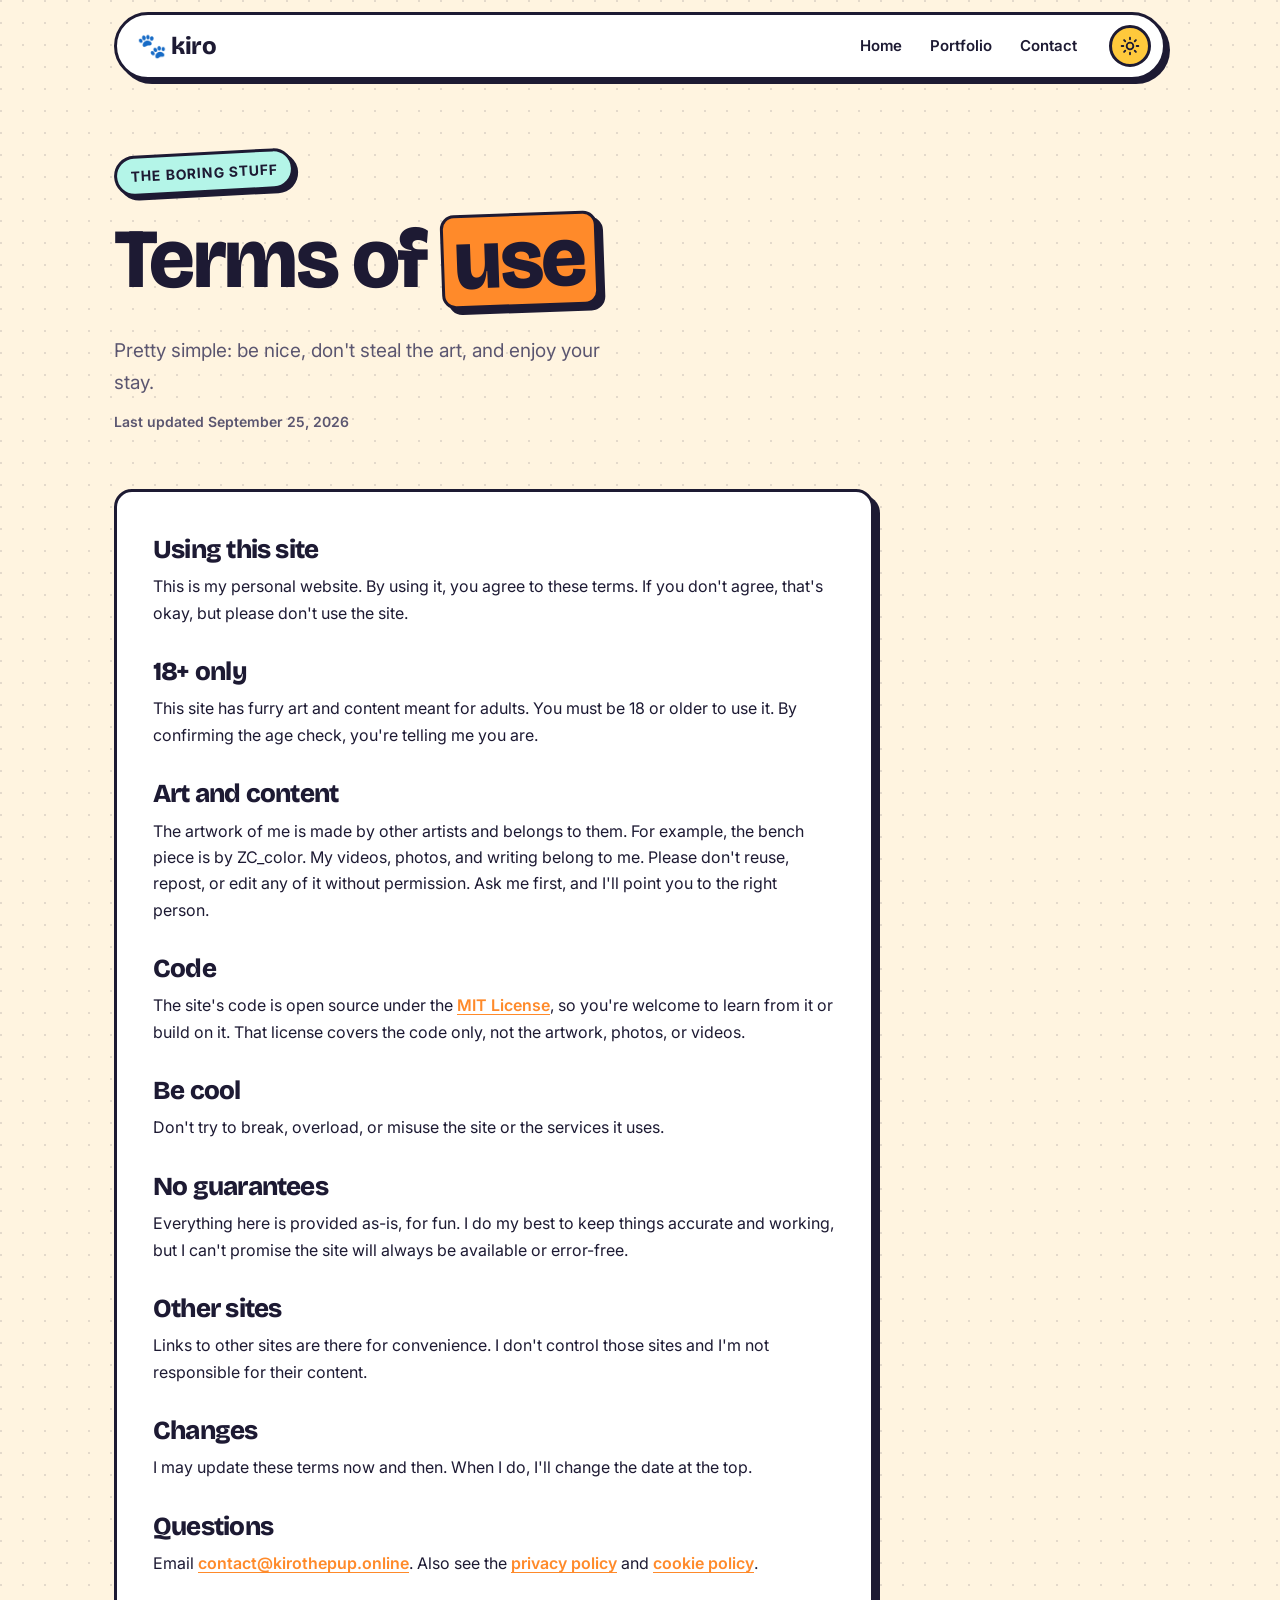
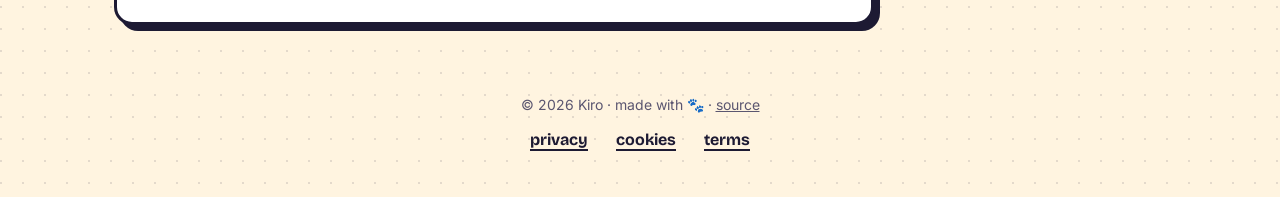
<file: public/terms.html>
<!doctype html>
<html lang="en">
<head>
  <meta charset="utf-8">
  <meta name="viewport" content="width=device-width, initial-scale=1">
  <title>Terms · Kiro the Pup</title>
  <meta name="description" content="The terms for using kirothepup.online.">
  <meta property="og:title" content="Terms · Kiro the Pup">
  <meta property="og:description" content="The terms for using kirothepup.online.">
  <meta property="og:image" content="images/kiro-sky.jpg">
  <meta name="theme-color" content="#fff4e0" media="(prefers-color-scheme: light)">
  <meta name="theme-color" content="#15132a" media="(prefers-color-scheme: dark)">
  <link rel="icon" href="data:image/svg+xml,<svg xmlns='http://www.w3.org/2000/svg' viewBox='0 0 100 100'><text y='.9em' font-size='90'>🐾</text></svg>">
  <link rel="preconnect" href="https://fonts.googleapis.com">
  <link rel="preconnect" href="https://fonts.gstatic.com" crossorigin>
  <link href="https://fonts.googleapis.com/css2?family=Bricolage+Grotesque:opsz,wght@12..96,600;12..96,800&family=Inter:wght@400;500;600;700&display=swap" rel="stylesheet">
  <link rel="stylesheet" href="style.css">
  <script>
    try {
      var t = localStorage.getItem('theme');
      if (t) document.documentElement.dataset.theme = t;
    } catch (e) {}
  </script>
</head>
<body>
  <a class="skip" href="#main">Skip to content</a>

  <header class="nav">
    <a class="brand" href="./" aria-label="Home">
      <span class="brand-paw" aria-hidden="true">🐾</span> kiro
    </a>
    <a class="presence" data-presence hidden target="_blank" rel="noopener">
      <span class="presence-dot" aria-hidden="true"></span>
      <span class="presence-text">offline</span>
    </a>
    <nav aria-label="Primary">
      <a href="./">Home</a>
      <a href="portfolio.html">Portfolio</a>
      <a href="./#contact">Contact</a>
    </nav>
    <button class="theme-toggle" type="button" aria-label="Toggle dark mode">
      <svg class="icon-sun" viewBox="0 0 24 24" aria-hidden="true"><circle cx="12" cy="12" r="4"/><path d="M12 2v2M12 20v2M4.9 4.9l1.4 1.4M17.7 17.7l1.4 1.4M2 12h2M20 12h2M4.9 19.1l1.4-1.4M17.7 6.3l1.4-1.4"/></svg>
      <svg class="icon-moon" viewBox="0 0 24 24" aria-hidden="true"><path d="M21 12.8A9 9 0 1 1 11.2 3a7 7 0 0 0 9.8 9.8z"/></svg>
    </button>
  </header>

  <main id="main">
    <section class="page-head">
      <p class="eyebrow"><span>the boring stuff</span></p>
      <h1>Terms of <span class="name">use</span></h1>
      <p class="lede">Pretty simple: be nice, don't steal the art, and enjoy your stay.</p>
      <p class="legal-updated">Last updated September 25, 2026</p>
    </section>

    <article class="legal">
      <h2>Using this site</h2>
      <p>This is my personal website. By using it, you agree to these terms. If you don't agree, that's okay, but please don't use the site.</p>

      <h2>18+ only</h2>
      <p>This site has furry art and content meant for adults. You must be 18 or older to use it. By confirming the age check, you're telling me you are.</p>

      <h2>Art and content</h2>
      <p>The artwork of me is made by other artists and belongs to them. For example, the bench piece is by ZC_color. My videos, photos, and writing belong to me. Please don't reuse, repost, or edit any of it without permission. Ask me first, and I'll point you to the right person.</p>

      <h2>Code</h2>
      <p>The site's code is open source under the <a href="https://github.com/kirosthepuppy/.online/blob/main/LICENSE">MIT License</a>, so you're welcome to learn from it or build on it. That license covers the code only, not the artwork, photos, or videos.</p>

      <h2>Be cool</h2>
      <p>Don't try to break, overload, or misuse the site or the services it uses.</p>

      <h2>No guarantees</h2>
      <p>Everything here is provided as-is, for fun. I do my best to keep things accurate and working, but I can't promise the site will always be available or error-free.</p>

      <h2>Other sites</h2>
      <p>Links to other sites are there for convenience. I don't control those sites and I'm not responsible for their content.</p>

      <h2>Changes</h2>
      <p>I may update these terms now and then. When I do, I'll change the date at the top.</p>

      <h2>Questions</h2>
      <p>Email <a href="mailto:contact@kirothepup.online">contact@kirothepup.online</a>. Also see the <a href="privacy.html">privacy policy</a> and <a href="cookies.html">cookie policy</a>.</p>
    </article>
  </main>

  <footer class="footer">
    <p>© <span data-year>2026</span> Kiro · made with 🐾 · <a href="https://github.com/kirosthepuppy/.online">source</a></p>
    <nav class="footer-links" aria-label="Legal">
      <a href="privacy.html">privacy</a>
      <a href="cookies.html">cookies</a>
      <a href="terms.html">terms</a>
    </nav>
  </footer>

  <script src="script.js"></script>
</body>
</html>
</file>
<file: style.css>
:root {
  --bg: #fff4e0;
  --surface: #ffffff;
  --text: #1d1a33;
  --muted: #5b5670;
  --ink: #1d1a33;
  --orange: #ff8a2a;
  --yellow: #ffc93c;
  --mint: #b4f5e8;
  --sky: #5b9cf0;
  --pink: #ff9fb2;
  --on-accent: #1d1a33;
  --radius: 18px;
  --line: 3px;
  --pop: 6px 6px 0 var(--ink);
  --pop-sm: 4px 4px 0 var(--ink);
  --max: 1100px;
  --display: "Bricolage Grotesque", system-ui, sans-serif;
  --sans: "Inter", system-ui, -apple-system, sans-serif;
  color-scheme: light;
}

@media (prefers-color-scheme: dark) {
  :root:not([data-theme="light"]) {
    --bg: #15132a;
    --surface: #221f3d;
    --text: #fff4e0;
    --muted: #b9b3d1;
    --ink: #0a0916;
    --mint: #6fd9c4;
    --sky: #5b9cf0;
    color-scheme: dark;
  }
}

:root[data-theme="dark"] {
  --bg: #15132a;
  --surface: #221f3d;
  --text: #fff4e0;
  --muted: #b9b3d1;
  --ink: #0a0916;
  --mint: #6fd9c4;
  --sky: #5b9cf0;
  color-scheme: dark;
}

* { box-sizing: border-box; }

html { scroll-behavior: smooth; scroll-padding-top: 90px; overflow-x: clip; }

body {
  margin: 0;
  background:
    radial-gradient(circle at 1px 1px, color-mix(in srgb, var(--text) 12%, transparent) 1.5px, transparent 0) 0 0 / 22px 22px,
    var(--bg);
  color: var(--text);
  font: 400 17px/1.65 var(--sans);
  -webkit-font-smoothing: antialiased;
  overflow-x: hidden;
}

a { color: inherit; }
img { display: block; max-width: 100%; height: auto; }

.skip {
  position: absolute;
  left: -999px;
  top: 8px;
  padding: 8px 12px;
  background: var(--yellow);
  color: var(--on-accent);
  border: var(--line) solid var(--ink);
  border-radius: 10px;
  z-index: 20;
}
.skip:focus { left: 8px; }

:focus-visible { outline: 3px solid var(--sky); outline-offset: 4px; border-radius: 8px; }

/* ---------- Nav ---------- */
.nav {
  position: sticky;
  top: 12px;
  z-index: 10;
  display: flex;
  align-items: center;
  gap: 20px;
  max-width: calc(var(--max) - 48px);
  margin: 12px auto 0;
  padding: 10px 12px 10px 20px;
  background: var(--surface);
  border: var(--line) solid var(--ink);
  border-radius: 999px;
  box-shadow: var(--pop-sm);
}
.brand {
  margin-right: auto;
  font: 800 24px var(--display);
  text-decoration: none;
  letter-spacing: -0.02em;
  white-space: nowrap;
}
.brand-paw { display: inline-block; transition: transform .3s; }
.brand:hover .brand-paw { transform: rotate(-25deg) scale(1.2); }
.nav nav { display: flex; gap: 4px; }
.nav nav a {
  padding: 6px 12px;
  border-radius: 999px;
  font-weight: 600;
  font-size: 15px;
  text-decoration: none;
  transition: background .15s;
}
.nav nav a:hover { background: var(--mint); color: var(--on-accent); }
.nav nav a[aria-current="page"] { background: var(--yellow); color: var(--on-accent); }

.theme-toggle {
  display: grid;
  place-items: center;
  width: 42px;
  height: 42px;
  border: var(--line) solid var(--ink);
  border-radius: 50%;
  background: var(--yellow);
  color: var(--on-accent);
  cursor: pointer;
  transition: transform .2s;
}
.theme-toggle:hover { transform: rotate(20deg); }
.theme-toggle svg {
  width: 20px;
  height: 20px;
  fill: none;
  stroke: currentColor;
  stroke-width: 2.2;
  stroke-linecap: round;
}
.icon-moon { display: none; }
:root[data-theme="dark"] .icon-sun { display: none; }
:root[data-theme="dark"] .icon-moon { display: block; }
@media (prefers-color-scheme: dark) {
  :root:not([data-theme="light"]) .icon-sun { display: none; }
  :root:not([data-theme="light"]) .icon-moon { display: block; }
}

/* ---------- Layout ---------- */
main { max-width: var(--max); margin: 0 auto; padding: 0 24px; }

/* ---------- Hero ---------- */
.hero {
  display: grid;
  grid-template-columns: 1.05fr 1fr;
  gap: 48px;
  align-items: center;
  padding: 72px 0 80px;
}
.eyebrow { margin: 0 0 20px; }
.eyebrow span {
  display: inline-block;
  padding: 6px 14px;
  background: var(--mint);
  color: var(--on-accent);
  border: var(--line) solid var(--ink);
  border-radius: 999px;
  box-shadow: var(--pop-sm);
  font-weight: 700;
  font-size: 14px;
  letter-spacing: .06em;
  text-transform: uppercase;
  transform: rotate(-3deg);
}
h1, h2, h3 { font-family: var(--display); font-weight: 800; line-height: 1.05; letter-spacing: -0.03em; }
h1 {
  margin: 0;
  font-size: clamp(44px, 7vw, 84px);
}
.name {
  display: inline-block;
  padding: 0 .12em;
  color: var(--on-accent);
  background: var(--orange);
  border: var(--line) solid var(--ink);
  border-radius: 14px;
  box-shadow: var(--pop);
  transform: rotate(-2deg);
}
.bang { display: inline-block; color: var(--orange); animation: wiggle 2.4s ease-in-out infinite; transform-origin: bottom; }
.lede {
  max-width: 520px;
  margin: 28px 0 32px;
  color: var(--muted);
  font-size: 19px;
}

.cta { display: flex; flex-wrap: wrap; gap: 14px; }
.btn {
  display: inline-block;
  padding: 13px 24px;
  background: var(--surface);
  color: var(--text);
  border: var(--line) solid var(--ink);
  border-radius: 999px;
  box-shadow: var(--pop-sm);
  font-weight: 700;
  font-size: 16px;
  text-decoration: none;
  transition: transform .12s, box-shadow .12s;
  overflow-wrap: anywhere;
}
.btn:hover { transform: translate(-2px, -2px); box-shadow: 6px 6px 0 var(--ink); }
.btn:active { transform: translate(3px, 3px); box-shadow: 1px 1px 0 var(--ink); }
.btn-primary { background: var(--orange); color: var(--on-accent); }

.boop {
  display: inline-flex;
  align-items: center;
  gap: 10px;
  margin-top: 36px;
  padding: 6px 16px 6px 6px;
  background: var(--surface);
  color: var(--text);
  border: var(--line) dashed var(--ink);
  border-radius: 999px;
  font: 600 14px var(--sans);
  cursor: pointer;
}
:root[data-theme="dark"] .boop { border-color: var(--muted); }
@media (prefers-color-scheme: dark) { :root:not([data-theme="light"]) .boop { border-color: var(--muted); } }
.boop-nose {
  display: grid;
  place-items: center;
  width: 38px;
  height: 38px;
  border-radius: 50%;
  background: var(--pink);
  font-size: 20px;
}
.boop.booped .boop-nose { animation: boop .35s ease; }
.boop-count { color: var(--orange); font-variant-numeric: tabular-nums; }

/* Hero art collage */
.hero-art {
  position: relative;
  aspect-ratio: 1 / 1;
  max-width: 520px;
  width: 100%;
  justify-self: center;
}
.blob {
  position: absolute;
  inset: 8% 4% 6% 8%;
  background: var(--yellow);
  border: var(--line) solid var(--ink);
  border-radius: 58% 42% 55% 45% / 45% 55% 45% 55%;
  animation: morph 12s ease-in-out infinite;
}
.polaroid {
  position: absolute;
  margin: 0;
  padding: 10px 10px 34px;
  background: #fff;
  border: var(--line) solid var(--ink);
  border-radius: 6px;
  box-shadow: var(--pop);
  transition: transform .3s cubic-bezier(.3, 1.6, .5, 1);
}
.polaroid img { border: 2px solid var(--ink); border-radius: 2px; object-fit: cover; width: 100%; height: 100%; }
.polaroid-back {
  top: 2%;
  right: 0;
  width: 72%;
  aspect-ratio: 1447 / 1100;
  transform: rotate(6deg);
}
.polaroid-front {
  bottom: 2%;
  left: 0;
  width: 60%;
  aspect-ratio: 849 / 880;
  transform: rotate(-7deg);
}
.hero-art:hover .polaroid-back { transform: rotate(9deg) translate(8px, -8px); }
.hero-art:hover .polaroid-front { transform: rotate(-10deg) translate(-8px, 8px); }

.sticker {
  position: absolute;
  display: grid;
  place-items: center;
  border: var(--line) solid var(--ink);
  box-shadow: var(--pop-sm);
  color: var(--on-accent);
  font-family: var(--display);
  font-weight: 800;
  z-index: 2;
}
.sticker-star {
  top: 0;
  left: 8%;
  width: 64px;
  height: 64px;
  border-radius: 50%;
  background: var(--mint);
  font-size: 32px;
  animation: spin 10s linear infinite;
}
.sticker-bubble {
  right: -2%;
  bottom: 16%;
  padding: 8px 18px;
  border-radius: 20px 20px 20px 4px;
  background: var(--pink);
  font-size: 22px;
  transform: rotate(8deg);
  animation: bob 3s ease-in-out infinite;
}
.sticker-spark {
  top: 48%;
  left: 52%;
  width: 46px;
  height: 46px;
  border-radius: 12px;
  background: var(--sky);
  font-size: 24px;
  transform: rotate(12deg);
}

/* ---------- Sections ---------- */
.section { padding: 80px 0 24px; }
h2 { margin: 0 0 28px; font-size: clamp(36px, 5vw, 52px); }
.about-grid {
  display: grid;
  grid-template-columns: 300px 1fr;
  gap: 56px;
  align-items: start;
}
.about-body { display: grid; gap: 32px; }
.about-body > p { margin: 0; font-size: 20px; }
.about-pic {
  margin: 8px 0 0;
  padding: 12px 12px 0;
  background: #fff;
  border: var(--line) solid var(--ink);
  border-radius: 6px;
  box-shadow: var(--pop);
  transform: rotate(-3deg);
  transition: transform .3s cubic-bezier(.3, 1.6, .5, 1);
}
.about-pic:hover { transform: rotate(0) scale(1.02); }
.about-pic img { border: 2px solid var(--ink); border-radius: 2px; }
.about-pic figcaption {
  padding: 10px 0 12px;
  color: #1d1a33;
  font: 700 15px var(--display);
  text-align: center;
}
.snap {
  position: relative;
  margin: 56px 0 0;
  padding: 14px;
  background: var(--sky);
  border: var(--line) solid var(--ink);
  border-radius: var(--radius);
  box-shadow: var(--pop);
  transform: rotate(1deg);
}
.snap img { width: 100%; border: var(--line) solid var(--ink); border-radius: 10px; }
.snap figcaption {
  position: absolute;
  left: 32px;
  bottom: -18px;
  padding: 4px 16px;
  background: var(--yellow);
  color: var(--on-accent);
  border: var(--line) solid var(--ink);
  border-radius: 999px;
  font: 800 16px var(--display);
  transform: rotate(-3deg);
}
.facts {
  margin: 0;
  padding: 16px 24px;
  list-style: none;
  background: var(--surface);
  border: var(--line) solid var(--ink);
  border-radius: var(--radius);
  box-shadow: var(--pop);
}
.facts li {
  display: grid;
  grid-template-columns: 100px 1fr;
  gap: 12px;
  align-items: baseline;
  padding: 10px 0;
  border-bottom: 2px dashed color-mix(in srgb, var(--text) 18%, transparent);
  font-size: 15px;
}
.facts li:last-child { border-bottom: 0; }
.facts span {
  color: var(--orange);
  font-size: 12px;
  font-weight: 800;
  text-transform: uppercase;
  letter-spacing: .06em;
}

/* Cards */
.cards {
  display: grid;
  grid-template-columns: repeat(auto-fill, minmax(260px, 1fr));
  gap: 24px;
}
.card {
  display: flex;
  flex-direction: column;
  padding: 24px;
  background: var(--surface);
  border: var(--line) solid var(--ink);
  border-radius: var(--radius);
  box-shadow: var(--pop);
  text-decoration: none;
  transition: transform .15s, box-shadow .15s;
}
a.card:hover { transform: translate(-3px, -3px); box-shadow: 9px 9px 0 var(--ink); }
a.card:active { transform: translate(3px, 3px); box-shadow: 2px 2px 0 var(--ink); }
.card h3 { margin: 14px 0 8px; font-size: 26px; }
.card p { margin: 0 0 16px; color: var(--muted); font-size: 15px; flex: 1; }
.card-tag {
  align-self: flex-start;
  padding: 3px 12px;
  color: var(--on-accent);
  border: 2px solid var(--ink);
  border-radius: 999px;
  font-size: 12px;
  font-weight: 800;
  text-transform: uppercase;
  letter-spacing: .05em;
}
.c-orange .card-tag { background: var(--orange); }
.c-sky .card-tag { background: var(--sky); color: #fff; }
.c-mint .card-tag { background: var(--mint); }
.c-yellow .card-tag { background: var(--yellow); }
.c-pink .card-tag { background: var(--pink); }
.card-link { font-weight: 800; font-size: 15px; }
.c-orange .card-link { color: var(--orange); }
.c-sky .card-link { color: var(--sky); }
.c-yellow .card-link { color: var(--orange); }
.card-soon { border-style: dashed; box-shadow: none; background: transparent; }

/* Contact */
.contact { padding-bottom: 40px; }
.contact-box {
  display: grid;
  grid-template-columns: 180px 1fr;
  gap: 36px;
  align-items: center;
  padding: 36px;
  background: var(--orange);
  color: var(--on-accent);
  border: var(--line) solid var(--ink);
  border-radius: 28px;
  box-shadow: 10px 10px 0 var(--ink);
}
.contact-box h2 { margin: 0 0 8px; }
.contact-box p { margin: 0 0 24px; font-size: 18px; max-width: 480px; }
.contact-box .btn { background: var(--surface); color: var(--text); }
.socials {
  display: flex;
  flex-wrap: wrap;
  gap: 10px;
  margin: 20px 0 0;
  padding: 0;
  list-style: none;
}
.socials a {
  display: inline-flex;
  align-items: center;
  gap: 8px;
  padding: 8px 16px 8px 12px;
  background: var(--ink);
  color: #fff4e0;
  border: var(--line) solid var(--ink);
  border-radius: 999px;
  font-weight: 700;
  font-size: 15px;
  text-decoration: none;
  transition: transform .12s, background .12s, color .12s;
}
.socials a:hover { transform: translateY(-2px) rotate(-2deg); background: var(--yellow); color: var(--on-accent); }
.socials svg { width: 18px; height: 18px; fill: currentColor; }
.contact-peek {
  width: 180px;
  height: 180px;
  object-fit: cover;
  object-position: 60% 5%;
  border: var(--line) solid var(--ink);
  border-radius: 50%;
  background: var(--mint);
  box-shadow: var(--pop-sm);
  animation: bob 3.5s ease-in-out infinite;
}

.footer {
  max-width: var(--max);
  margin: 40px auto 0;
  padding: 28px 24px 48px;
  color: var(--muted);
  font-size: 14px;
  text-align: center;
}
.footer p { margin: 0; }

/* ---------- Portfolio ---------- */
.page-head { padding: 72px 0 16px; }
.page-head .lede { margin-bottom: 28px; }
.jump { display: flex; flex-wrap: wrap; gap: 10px; }
.jump a {
  padding: 8px 16px;
  background: var(--surface);
  border: var(--line) solid var(--ink);
  border-radius: 999px;
  box-shadow: var(--pop-sm);
  font-weight: 700;
  font-size: 15px;
  text-decoration: none;
  transition: transform .12s, box-shadow .12s;
}
.jump a:hover { transform: translate(-2px, -2px); box-shadow: 6px 6px 0 var(--ink); }

.works {
  display: grid;
  grid-template-columns: repeat(auto-fill, minmax(300px, 1fr));
  gap: 28px;
}
.work {
  display: flex;
  flex-direction: column;
  overflow: hidden;
  background: var(--surface);
  border: var(--line) solid var(--ink);
  border-radius: var(--radius);
  box-shadow: var(--pop);
  text-decoration: none;
  transition: transform .15s, box-shadow .15s;
}
a.work:hover { transform: translate(-3px, -3px) rotate(-.5deg); box-shadow: 9px 9px 0 var(--ink); }
a.work:active { transform: translate(3px, 3px); box-shadow: 2px 2px 0 var(--ink); }
.work-thumb {
  display: grid;
  place-items: center;
  aspect-ratio: 16 / 10;
  border-bottom: var(--line) solid var(--ink);
  background: var(--orange);
  color: var(--on-accent);
}
.work-thumb img { width: 100%; height: 100%; object-fit: cover; object-position: top; }
.c-sky .work-thumb { background: var(--sky); }
.c-mint .work-thumb { background: var(--mint); }
.c-pink .work-thumb { background: var(--pink); }
.c-yellow .work-thumb { background: var(--yellow); }
.thumb-icon svg {
  width: 72px;
  height: 72px;
  fill: currentColor;
  transition: transform .3s cubic-bezier(.3, 1.6, .5, 1);
}
a.work:hover .thumb-icon svg { transform: scale(1.15) rotate(-8deg); }
.thumb-prism {
  background:
    linear-gradient(135deg, var(--pink), var(--yellow) 35%, var(--mint) 65%, var(--sky)) !important;
}
.thumb-prism span {
  display: grid;
  place-items: center;
  width: 84px;
  height: 84px;
  background: var(--surface);
  color: var(--text);
  border: var(--line) solid var(--ink);
  border-radius: 50%;
  box-shadow: var(--pop-sm);
  font: 800 40px var(--display);
  animation: spin 10s linear infinite;
}
.work-body { display: flex; flex-direction: column; flex: 1; padding: 22px 24px 24px; }
.work h3 { margin: 14px 0 8px; font-size: 26px; }
.work p { margin: 0 0 16px; color: var(--muted); font-size: 15px; flex: 1; }
.work-meta { color: var(--muted); font-size: 13px; font-weight: 700; letter-spacing: .02em; }
a.work .work-meta { color: var(--orange); font-size: 15px; font-weight: 800; letter-spacing: 0; }
.reels {
  display: grid;
  grid-template-columns: repeat(3, 1fr);
  gap: 22px;
  margin: 0 0 36px;
  padding: 0;
  list-style: none;
}
@media (min-width: 900px) { .reels { grid-template-columns: repeat(6, 1fr); } }
.reel {
  position: relative;
  display: block;
  aspect-ratio: 9 / 16;
  overflow: hidden;
  background: var(--ink);
  border: var(--line) solid var(--ink);
  border-radius: var(--radius);
  box-shadow: var(--pop);
  color: #fff4e0;
  text-decoration: none;
  transition: transform .15s, box-shadow .15s;
}
.reels li:nth-child(odd) .reel { transform: rotate(-1.5deg); }
.reels li:nth-child(even) .reel { transform: rotate(1.5deg); }
.reels li .reel:hover { transform: translate(-3px, -3px) rotate(0); box-shadow: 9px 9px 0 var(--ink); }
.reel img { width: 100%; height: 100%; object-fit: cover; }
.reel iframe { width: 100%; height: 100%; border: 0; }
.reel-play {
  position: absolute;
  top: 50%;
  left: 50%;
  display: grid;
  place-items: center;
  width: 56px;
  height: 56px;
  translate: -50% -50%;
  background: var(--orange);
  color: var(--on-accent);
  border: var(--line) solid var(--ink);
  border-radius: 50%;
  box-shadow: var(--pop-sm);
  transition: transform .3s cubic-bezier(.3, 1.6, .5, 1);
}
.reel:hover .reel-play { transform: scale(1.15); }
.reel-play svg { width: 24px; height: 24px; margin-left: 3px; fill: currentColor; }
.reel-title {
  position: absolute;
  inset: auto 0 0;
  padding: 36px 12px 12px;
  background: linear-gradient(transparent, rgba(10, 9, 22, .85));
  font: 800 15px/1.2 var(--display);
}
.reel.playing { transform: none !important; }
.reel.playing .reel-play,
.reel.playing .reel-title { display: none; }

.work-soon { border-style: dashed; box-shadow: none; background: transparent; }
.work-soon .card-tag { background: var(--surface); }

/* 404 */
.notfound { display: grid; justify-items: center; padding: 64px 16px; text-align: center; }
.notfound img {
  width: 200px;
  height: 200px;
  margin-top: 32px;
  object-fit: cover;
  object-position: 60% 5%;
  border: var(--line) solid var(--ink);
  border-radius: 50%;
  box-shadow: var(--pop);
}

/* ---------- Animations ---------- */
@keyframes boop {
  0% { transform: scale(1); }
  40% { transform: scale(.75) rotate(-10deg); }
  100% { transform: scale(1); }
}
@keyframes wiggle {
  0%, 70%, 100% { transform: rotate(0); }
  78% { transform: rotate(14deg); }
  86% { transform: rotate(-10deg); }
  94% { transform: rotate(6deg); }
}
@keyframes morph {
  0%, 100% { border-radius: 58% 42% 55% 45% / 45% 55% 45% 55%; }
  50% { border-radius: 42% 58% 45% 55% / 55% 45% 55% 45%; }
}
@keyframes spin { to { transform: rotate(360deg); } }
@keyframes bob {
  0%, 100% { translate: 0 0; }
  50% { translate: 0 -8px; }
}

/* ---------- Responsive ---------- */
@media (max-width: 860px) {
  .hero { grid-template-columns: 1fr; gap: 56px; padding: 48px 0 64px; }
  .hero-art { max-width: 440px; }
  .about-grid { grid-template-columns: 1fr; gap: 32px; }
  .about-pic { max-width: 300px; justify-self: center; }
}

@media (max-width: 640px) {
  .nav { gap: 8px; margin: 8px 12px 0; padding: 6px 6px 6px 16px; top: 8px; }
  .nav nav a { padding: 6px 8px; font-size: 14px; }
  .brand { font-size: 20px; }
  .theme-toggle { width: 38px; height: 38px; }
  main { padding: 0 16px; }
  .lede { font-size: 17px; }
  .about-body > p { font-size: 18px; }
  .snap { padding: 10px; margin-top: 40px; }
  .section { padding-top: 64px; }
  .page-head { padding-top: 48px; }
  .works { grid-template-columns: 1fr; }
  .reels { grid-template-columns: repeat(2, 1fr); gap: 16px; }
  .reel-title { font-size: 13px; }
  .sticker-star { width: 50px; height: 50px; font-size: 24px; }
  .sticker-bubble { font-size: 18px; right: 0; }
  .contact-box { grid-template-columns: 1fr; padding: 28px 22px; gap: 20px; box-shadow: 6px 6px 0 var(--ink); }
  .contact-peek { width: 120px; height: 120px; }
  .contact-box .btn { padding: 12px 18px; font-size: 14px; }
  .footer { padding: 24px 16px 40px; }
}

@media (max-width: 420px) {
  .nav nav a[href="#about"],
  .nav nav a[href="#stuff"] { display: none; }
}

@media (prefers-reduced-motion: reduce) {
  html { scroll-behavior: auto; }
  *, *::before, *::after { animation: none !important; transition: none !important; }
}
</file>
<file: public/style.css>
:root {
  --bg: #fff4e0;
  --surface: #ffffff;
  --text: #1d1a33;
  --muted: #5b5670;
  --ink: #1d1a33;
  --orange: #ff8a2a;
  --yellow: #ffc93c;
  --mint: #b4f5e8;
  --sky: #5b9cf0;
  --pink: #ff9fb2;
  --on-accent: #1d1a33;
  --radius: 18px;
  --line: 3px;
  --pop: 6px 6px 0 var(--ink);
  --pop-sm: 4px 4px 0 var(--ink);
  --max: 1100px;
  --display: "Bricolage Grotesque", system-ui, sans-serif;
  --sans: "Inter", system-ui, -apple-system, sans-serif;
  color-scheme: light;
}

@media (prefers-color-scheme: dark) {
  :root:not([data-theme="light"]) {
    --bg: #15132a;
    --surface: #221f3d;
    --text: #fff4e0;
    --muted: #b9b3d1;
    --ink: #0a0916;
    --mint: #6fd9c4;
    --sky: #5b9cf0;
    color-scheme: dark;
  }
}

:root[data-theme="dark"] {
  --bg: #15132a;
  --surface: #221f3d;
  --text: #fff4e0;
  --muted: #b9b3d1;
  --ink: #0a0916;
  --mint: #6fd9c4;
  --sky: #5b9cf0;
  color-scheme: dark;
}

* { box-sizing: border-box; }

html { scroll-behavior: smooth; scroll-padding-top: 90px; overflow-x: clip; }

body {
  margin: 0;
  background:
    radial-gradient(circle at 1px 1px, color-mix(in srgb, var(--text) 12%, transparent) 1.5px, transparent 0) 0 0 / 22px 22px,
    var(--bg);
  color: var(--text);
  font: 400 17px/1.65 var(--sans);
  -webkit-font-smoothing: antialiased;
  overflow-x: hidden;
}

a { color: inherit; }
img { display: block; max-width: 100%; height: auto; }

.skip {
  position: absolute;
  left: -999px;
  top: 8px;
  padding: 8px 12px;
  background: var(--yellow);
  color: var(--on-accent);
  border: var(--line) solid var(--ink);
  border-radius: 10px;
  z-index: 20;
}
.skip:focus { left: 8px; }

:focus-visible { outline: 3px solid var(--sky); outline-offset: 4px; border-radius: 8px; }

/* ---------- Nav ---------- */
.nav {
  position: sticky;
  top: 12px;
  z-index: 10;
  display: flex;
  align-items: center;
  gap: 20px;
  max-width: calc(var(--max) - 48px);
  margin: 12px auto 0;
  padding: 10px 12px 10px 20px;
  background: var(--surface);
  border: var(--line) solid var(--ink);
  border-radius: 999px;
  box-shadow: var(--pop-sm);
}
.brand {
  font: 800 24px var(--display);
  text-decoration: none;
  letter-spacing: -0.02em;
  white-space: nowrap;
}
.brand-paw { display: inline-block; transition: transform .3s; }
.brand:hover .brand-paw { transform: rotate(-25deg) scale(1.2); }
.presence {
  display: inline-flex;
  align-items: center;
  gap: 8px;
  min-width: 0;
  max-width: 280px;
  padding: 5px 12px 5px 9px;
  background: var(--bg);
  border: 2px solid var(--ink);
  border-radius: 999px;
  font-size: 13px;
  font-weight: 600;
  text-decoration: none;
  white-space: nowrap;
  transition: transform .12s;
}
.presence[hidden] { display: none; }
.presence:hover { transform: translateY(-1px) rotate(-1deg); }
.presence-text { overflow: hidden; text-overflow: ellipsis; }
.presence-dot {
  flex: none;
  width: 11px;
  height: 11px;
  border: 2px solid var(--ink);
  border-radius: 50%;
  background: #80848e;
}
.presence[data-status="online"] .presence-dot { background: #23a55a; animation: pulse 2s ease-in-out infinite; }
.presence[data-status="idle"] .presence-dot { background: #f0b232; }
.presence[data-status="dnd"] .presence-dot { background: #f23f43; }
.nav nav { display: flex; gap: 4px; margin-left: auto; }
.nav nav a {
  padding: 6px 12px;
  border-radius: 999px;
  font-weight: 600;
  font-size: 15px;
  text-decoration: none;
  transition: background .15s;
}
.nav nav a:hover { background: var(--mint); color: var(--on-accent); }
.nav nav a[aria-current="page"] { background: var(--yellow); color: var(--on-accent); }

.theme-toggle {
  display: grid;
  place-items: center;
  width: 42px;
  height: 42px;
  border: var(--line) solid var(--ink);
  border-radius: 50%;
  background: var(--yellow);
  color: var(--on-accent);
  cursor: pointer;
  transition: transform .2s;
}
.theme-toggle:hover { transform: rotate(20deg); }
.theme-toggle svg {
  width: 20px;
  height: 20px;
  fill: none;
  stroke: currentColor;
  stroke-width: 2.2;
  stroke-linecap: round;
}
.icon-moon { display: none; }
:root[data-theme="dark"] .icon-sun { display: none; }
:root[data-theme="dark"] .icon-moon { display: block; }
@media (prefers-color-scheme: dark) {
  :root:not([data-theme="light"]) .icon-sun { display: none; }
  :root:not([data-theme="light"]) .icon-moon { display: block; }
}

/* ---------- Layout ---------- */
main { max-width: var(--max); margin: 0 auto; padding: 0 24px; }

/* ---------- Hero ---------- */
.hero {
  display: grid;
  grid-template-columns: 1.05fr 1fr;
  gap: 48px;
  align-items: center;
  padding: 72px 0 80px;
}
.eyebrow { margin: 0 0 20px; }
.eyebrow span {
  display: inline-block;
  padding: 6px 14px;
  background: var(--mint);
  color: var(--on-accent);
  border: var(--line) solid var(--ink);
  border-radius: 999px;
  box-shadow: var(--pop-sm);
  font-weight: 700;
  font-size: 14px;
  letter-spacing: .06em;
  text-transform: uppercase;
  transform: rotate(-3deg);
}
h1, h2, h3 { font-family: var(--display); font-weight: 800; line-height: 1.05; letter-spacing: -0.03em; }
h1 {
  margin: 0;
  font-size: clamp(44px, 7vw, 84px);
}
.name {
  display: inline-block;
  padding: 0 .12em;
  color: var(--on-accent);
  background: var(--orange);
  border: var(--line) solid var(--ink);
  border-radius: 14px;
  box-shadow: var(--pop);
  transform: rotate(-2deg);
}
.bang { display: inline-block; color: var(--orange); animation: wiggle 2.4s ease-in-out infinite; transform-origin: bottom; }
.lede {
  max-width: 520px;
  margin: 28px 0 32px;
  color: var(--muted);
  font-size: 19px;
}

.cta { display: flex; flex-wrap: wrap; gap: 14px; }
.btn {
  display: inline-block;
  padding: 13px 24px;
  background: var(--surface);
  color: var(--text);
  border: var(--line) solid var(--ink);
  border-radius: 999px;
  box-shadow: var(--pop-sm);
  font-family: inherit;
  font-weight: 700;
  font-size: 16px;
  text-decoration: none;
  transition: transform .12s, box-shadow .12s;
  overflow-wrap: anywhere;
}
.btn:hover { transform: translate(-2px, -2px); box-shadow: 6px 6px 0 var(--ink); }
.btn:active { transform: translate(3px, 3px); box-shadow: 1px 1px 0 var(--ink); }
.btn-primary { background: var(--orange); color: var(--on-accent); }

.boop {
  display: inline-flex;
  align-items: center;
  gap: 10px;
  margin-top: 36px;
  padding: 6px 16px 6px 6px;
  background: var(--surface);
  color: var(--text);
  border: var(--line) dashed var(--ink);
  border-radius: 999px;
  font: 600 14px var(--sans);
  cursor: pointer;
}
:root[data-theme="dark"] .boop { border-color: var(--muted); }
@media (prefers-color-scheme: dark) { :root:not([data-theme="light"]) .boop { border-color: var(--muted); } }
.boop-nose {
  display: grid;
  place-items: center;
  width: 38px;
  height: 38px;
  border-radius: 50%;
  background: var(--pink);
  font-size: 20px;
}
.boop.booped .boop-nose { animation: boop .35s ease; }
.boop-count { color: var(--orange); font-variant-numeric: tabular-nums; }

/* Hero art collage */
.hero-art {
  position: relative;
  aspect-ratio: 1 / 1;
  max-width: 520px;
  width: 100%;
  justify-self: center;
}
.blob {
  position: absolute;
  inset: 8% 4% 6% 8%;
  background: var(--yellow);
  border: var(--line) solid var(--ink);
  border-radius: 58% 42% 55% 45% / 45% 55% 45% 55%;
  animation: morph 12s ease-in-out infinite;
}
.polaroid {
  position: absolute;
  margin: 0;
  padding: 10px 10px 34px;
  background: #fff;
  border: var(--line) solid var(--ink);
  border-radius: 6px;
  box-shadow: var(--pop);
  transition: transform .3s cubic-bezier(.3, 1.6, .5, 1);
}
.polaroid img { border: 2px solid var(--ink); border-radius: 2px; object-fit: cover; width: 100%; height: 100%; }
.polaroid-back {
  top: 2%;
  right: 0;
  width: 72%;
  aspect-ratio: 1447 / 1100;
  transform: rotate(6deg);
}
.polaroid-front {
  bottom: 2%;
  left: 0;
  width: 60%;
  aspect-ratio: 849 / 880;
  transform: rotate(-7deg);
}
.hero-art:hover .polaroid-back { transform: rotate(9deg) translate(8px, -8px); }
.hero-art:hover .polaroid-front { transform: rotate(-10deg) translate(-8px, 8px); }

.sticker {
  position: absolute;
  display: grid;
  place-items: center;
  border: var(--line) solid var(--ink);
  box-shadow: var(--pop-sm);
  color: var(--on-accent);
  font-family: var(--display);
  font-weight: 800;
  z-index: 2;
}
.sticker-star {
  top: 0;
  left: 8%;
  width: 64px;
  height: 64px;
  border-radius: 50%;
  background: var(--mint);
  font-size: 32px;
  animation: spin 10s linear infinite;
}
.sticker-bubble {
  right: -2%;
  bottom: 16%;
  padding: 8px 18px;
  border-radius: 20px 20px 20px 4px;
  background: var(--pink);
  font-size: 22px;
  transform: rotate(8deg);
  animation: bob 3s ease-in-out infinite;
}
.sticker-spark {
  top: 48%;
  left: 52%;
  width: 46px;
  height: 46px;
  border-radius: 12px;
  background: var(--sky);
  font-size: 24px;
  transform: rotate(12deg);
}

/* ---------- Sections ---------- */
.section { padding: 80px 0 24px; }
h2 { margin: 0 0 28px; font-size: clamp(36px, 5vw, 52px); }
.about-grid {
  display: grid;
  grid-template-columns: 300px 1fr;
  gap: 56px;
  align-items: start;
}
.about-body { display: grid; gap: 32px; }
.about-body > p { margin: 0; font-size: 20px; }
.about-pic {
  margin: 8px 0 0;
  padding: 12px 12px 0;
  background: #fff;
  border: var(--line) solid var(--ink);
  border-radius: 6px;
  box-shadow: var(--pop);
  transform: rotate(-3deg);
  transition: transform .3s cubic-bezier(.3, 1.6, .5, 1);
}
.about-pic:hover { transform: rotate(0) scale(1.02); }
.about-pic img { border: 2px solid var(--ink); border-radius: 2px; }
.about-pic figcaption {
  padding: 10px 0 12px;
  color: #1d1a33;
  font: 700 15px var(--display);
  text-align: center;
}
.snap {
  position: relative;
  margin: 56px 0 0;
  padding: 14px;
  background: var(--sky);
  border: var(--line) solid var(--ink);
  border-radius: var(--radius);
  box-shadow: var(--pop);
  transform: rotate(1deg);
}
.snap img { width: 100%; border: var(--line) solid var(--ink); border-radius: 10px; }
.snap figcaption {
  position: absolute;
  left: 32px;
  bottom: -18px;
  padding: 4px 16px;
  background: var(--yellow);
  color: var(--on-accent);
  border: var(--line) solid var(--ink);
  border-radius: 999px;
  font: 800 16px var(--display);
  transform: rotate(-3deg);
}
.facts {
  margin: 0;
  padding: 16px 24px;
  list-style: none;
  background: var(--surface);
  border: var(--line) solid var(--ink);
  border-radius: var(--radius);
  box-shadow: var(--pop);
}
.facts li {
  display: grid;
  grid-template-columns: 100px 1fr;
  gap: 12px;
  align-items: baseline;
  padding: 10px 0;
  border-bottom: 2px dashed color-mix(in srgb, var(--text) 18%, transparent);
  font-size: 15px;
}
.facts li:last-child { border-bottom: 0; }
.facts span {
  color: var(--orange);
  font-size: 12px;
  font-weight: 800;
  text-transform: uppercase;
  letter-spacing: .06em;
}

/* Cards */
.cards {
  display: grid;
  grid-template-columns: repeat(auto-fill, minmax(260px, 1fr));
  gap: 24px;
}
.card {
  display: flex;
  flex-direction: column;
  padding: 24px;
  background: var(--surface);
  border: var(--line) solid var(--ink);
  border-radius: var(--radius);
  box-shadow: var(--pop);
  text-decoration: none;
  transition: transform .15s, box-shadow .15s;
}
a.card:hover { transform: translate(-3px, -3px); box-shadow: 9px 9px 0 var(--ink); }
a.card:active { transform: translate(3px, 3px); box-shadow: 2px 2px 0 var(--ink); }
.card h3 { margin: 14px 0 8px; font-size: 26px; }
.card p { margin: 0 0 16px; color: var(--muted); font-size: 15px; flex: 1; }
.card-tag {
  align-self: flex-start;
  padding: 3px 12px;
  color: var(--on-accent);
  border: 2px solid var(--ink);
  border-radius: 999px;
  font-size: 12px;
  font-weight: 800;
  text-transform: uppercase;
  letter-spacing: .05em;
}
.c-orange .card-tag { background: var(--orange); }
.c-sky .card-tag { background: var(--sky); color: #fff; }
.c-mint .card-tag { background: var(--mint); }
.c-yellow .card-tag { background: var(--yellow); }
.c-pink .card-tag { background: var(--pink); }
.card-link { font-weight: 800; font-size: 15px; }
.c-orange .card-link { color: var(--orange); }
.c-sky .card-link { color: var(--sky); }
.c-yellow .card-link { color: var(--orange); }
.card-soon { border-style: dashed; box-shadow: none; background: transparent; }

/* Contact */
.contact { padding-bottom: 40px; }
.contact-box {
  display: grid;
  grid-template-columns: 180px 1fr;
  gap: 36px;
  align-items: center;
  padding: 36px;
  background: var(--orange);
  color: var(--on-accent);
  border: var(--line) solid var(--ink);
  border-radius: 28px;
  box-shadow: 10px 10px 0 var(--ink);
}
.contact-box h2 { margin: 0 0 8px; }
.contact-box p { margin: 0 0 24px; font-size: 18px; max-width: 480px; }
.contact-box .btn { background: var(--surface); color: var(--text); }
.contact-actions { display: flex; flex-wrap: wrap; gap: 12px; }
.contact-box .btn-discord {
  display: inline-flex;
  align-items: center;
  gap: 10px;
  background: #5865f2;
  color: #fff;
}
.btn-discord[hidden] { display: none; }
.btn-discord svg { width: 20px; height: 20px; fill: currentColor; }
.socials {
  display: flex;
  flex-wrap: wrap;
  gap: 10px;
  margin: 20px 0 0;
  padding: 0;
  list-style: none;
}
.socials a {
  display: inline-flex;
  align-items: center;
  gap: 8px;
  padding: 8px 16px 8px 12px;
  background: var(--ink);
  color: #fff4e0;
  border: var(--line) solid var(--ink);
  border-radius: 999px;
  font-weight: 700;
  font-size: 15px;
  text-decoration: none;
  transition: transform .12s, background .12s, color .12s;
}
.socials a:hover { transform: translateY(-2px) rotate(-2deg); background: var(--yellow); color: var(--on-accent); }
.socials svg { width: 18px; height: 18px; fill: currentColor; }
.contact-peek {
  width: 180px;
  height: 180px;
  object-fit: cover;
  object-position: 60% 5%;
  border: var(--line) solid var(--ink);
  border-radius: 50%;
  background: var(--mint);
  box-shadow: var(--pop-sm);
  animation: bob 3.5s ease-in-out infinite;
}

.footer {
  max-width: var(--max);
  margin: 40px auto 0;
  padding: 28px 24px 48px;
  color: var(--muted);
  font-size: 14px;
  text-align: center;
}
.footer p { margin: 0; }
.footer-links {
  display: flex;
  flex-wrap: wrap;
  justify-content: center;
  gap: 8px 28px;
  margin-top: 14px;
}
.footer-links a {
  color: var(--text);
  font: 700 16px var(--display);
  text-underline-offset: 4px;
  text-decoration-thickness: 2px;
  transition: color .15s;
}
.footer-links a:hover { color: var(--orange); }

/* ---------- Legal pages ---------- */
.legal-updated { margin: -16px 0 0; color: var(--muted); font-size: 14px; font-weight: 600; }
.legal {
  max-width: 760px;
  margin: 40px 0 0;
  padding: 12px 36px 32px;
  background: var(--surface);
  border: var(--line) solid var(--ink);
  border-radius: var(--radius);
  box-shadow: var(--pop);
}
.legal h2 { margin: 32px 0 10px; font-size: 26px; }
.legal p, .legal li { color: var(--text); font-size: 16px; }
.legal p { margin: 0 0 14px; }
.legal ul { margin: 0 0 14px; padding-left: 22px; }
.legal li { margin-bottom: 8px; }
.legal a { color: var(--orange); font-weight: 600; text-underline-offset: 3px; }
.legal code {
  padding: 1px 6px;
  background: var(--bg);
  border: 1px solid color-mix(in srgb, var(--text) 20%, transparent);
  border-radius: 6px;
  font-size: 14px;
}
.legal-table { overflow-x: auto; margin: 0 0 14px; }
.legal table { width: 100%; border-collapse: collapse; font-size: 15px; }
.legal th, .legal td {
  padding: 10px 12px;
  text-align: left;
  vertical-align: top;
  border-bottom: 2px dashed color-mix(in srgb, var(--text) 18%, transparent);
}
.legal th {
  color: var(--orange);
  font-size: 12px;
  font-weight: 800;
  letter-spacing: .06em;
  text-transform: uppercase;
}
.legal tr:last-child td { border-bottom: 0; }

/* ---------- Portfolio ---------- */
.page-head { padding: 72px 0 16px; }
.page-head .lede { margin-bottom: 28px; }
.jump { display: flex; flex-wrap: wrap; gap: 10px; }
.jump a {
  padding: 8px 16px;
  background: var(--surface);
  border: var(--line) solid var(--ink);
  border-radius: 999px;
  box-shadow: var(--pop-sm);
  font-weight: 700;
  font-size: 15px;
  text-decoration: none;
  transition: transform .12s, box-shadow .12s;
}
.jump a:hover { transform: translate(-2px, -2px); box-shadow: 6px 6px 0 var(--ink); }

.works {
  display: grid;
  grid-template-columns: repeat(auto-fill, minmax(300px, 1fr));
  gap: 28px;
}
.work {
  display: flex;
  flex-direction: column;
  overflow: hidden;
  background: var(--surface);
  border: var(--line) solid var(--ink);
  border-radius: var(--radius);
  box-shadow: var(--pop);
  text-decoration: none;
  transition: transform .15s, box-shadow .15s;
}
a.work:hover { transform: translate(-3px, -3px) rotate(-.5deg); box-shadow: 9px 9px 0 var(--ink); }
a.work:active { transform: translate(3px, 3px); box-shadow: 2px 2px 0 var(--ink); }
.work-thumb {
  display: grid;
  place-items: center;
  aspect-ratio: 16 / 10;
  border-bottom: var(--line) solid var(--ink);
  background: var(--orange);
  color: var(--on-accent);
}
.work-thumb img { width: 100%; height: 100%; object-fit: cover; object-position: top; }
.c-sky .work-thumb { background: var(--sky); }
.c-mint .work-thumb { background: var(--mint); }
.c-pink .work-thumb { background: var(--pink); }
.c-yellow .work-thumb { background: var(--yellow); }
.thumb-icon svg {
  width: 72px;
  height: 72px;
  fill: currentColor;
  transition: transform .3s cubic-bezier(.3, 1.6, .5, 1);
}
a.work:hover .thumb-icon svg { transform: scale(1.15) rotate(-8deg); }
.thumb-prism {
  background:
    linear-gradient(135deg, var(--pink), var(--yellow) 35%, var(--mint) 65%, var(--sky)) !important;
}
.thumb-prism span {
  display: grid;
  place-items: center;
  width: 84px;
  height: 84px;
  background: var(--surface);
  color: var(--text);
  border: var(--line) solid var(--ink);
  border-radius: 50%;
  box-shadow: var(--pop-sm);
  font: 800 40px var(--display);
  animation: spin 10s linear infinite;
}
.work-body { display: flex; flex-direction: column; flex: 1; padding: 22px 24px 24px; }
.work h3 { margin: 14px 0 8px; font-size: 26px; }
.work p { margin: 0 0 16px; color: var(--muted); font-size: 15px; flex: 1; }
.work-meta { color: var(--muted); font-size: 13px; font-weight: 700; letter-spacing: .02em; }
a.work .work-meta { color: var(--orange); font-size: 15px; font-weight: 800; letter-spacing: 0; }
.reels {
  display: grid;
  grid-template-columns: repeat(3, 1fr);
  gap: 22px;
  margin: 0 0 36px;
  padding: 0;
  list-style: none;
}
@media (min-width: 900px) { .reels { grid-template-columns: repeat(6, 1fr); } }
.reel {
  position: relative;
  display: block;
  aspect-ratio: 9 / 16;
  overflow: hidden;
  background: var(--ink);
  border: var(--line) solid var(--ink);
  border-radius: var(--radius);
  box-shadow: var(--pop);
  color: #fff4e0;
  text-decoration: none;
  transition: transform .15s, box-shadow .15s;
}
.reels li:nth-child(odd) .reel { transform: rotate(-1.5deg); }
.reels li:nth-child(even) .reel { transform: rotate(1.5deg); }
.reels li .reel:hover { transform: translate(-3px, -3px) rotate(0); box-shadow: 9px 9px 0 var(--ink); }
.reel img { width: 100%; height: 100%; object-fit: cover; }
.reel iframe { width: 100%; height: 100%; border: 0; }
.reel-play {
  position: absolute;
  top: 50%;
  left: 50%;
  display: grid;
  place-items: center;
  width: 56px;
  height: 56px;
  translate: -50% -50%;
  background: var(--orange);
  color: var(--on-accent);
  border: var(--line) solid var(--ink);
  border-radius: 50%;
  box-shadow: var(--pop-sm);
  transition: transform .3s cubic-bezier(.3, 1.6, .5, 1);
}
.reel:hover .reel-play { transform: scale(1.15); }
.reel-play svg { width: 24px; height: 24px; margin-left: 3px; fill: currentColor; }
.reel-title {
  position: absolute;
  inset: auto 0 0;
  padding: 36px 12px 12px;
  background: linear-gradient(transparent, rgba(10, 9, 22, .85));
  font: 800 15px/1.2 var(--display);
}
.reel.playing { transform: none !important; }
.reel.playing .reel-play,
.reel.playing .reel-title { display: none; }

.work-soon { border-style: dashed; box-shadow: none; background: transparent; }
.work-soon .card-tag { background: var(--surface); }

/* 404 */
.notfound { display: grid; justify-items: center; padding: 64px 16px; text-align: center; }
.notfound img {
  width: 200px;
  height: 200px;
  margin-top: 32px;
  object-fit: cover;
  object-position: 60% 5%;
  border: var(--line) solid var(--ink);
  border-radius: 50%;
  box-shadow: var(--pop);
}

/* ---------- Age check ---------- */
.gated body { overflow: hidden; }
.gated body::after {
  content: "";
  position: fixed;
  inset: 0;
  z-index: 50;
  background: color-mix(in srgb, var(--bg) 55%, transparent);
  -webkit-backdrop-filter: blur(18px);
  backdrop-filter: blur(18px);
}
.age-gate {
  position: fixed;
  inset: 0;
  z-index: 60;
  display: grid;
  place-items: center;
  padding: 16px;
  overflow-y: auto;
}
.age-card {
  position: relative;
  width: min(460px, 100%);
  padding: 44px 32px 28px;
  background: var(--surface);
  border: var(--line) solid var(--ink);
  border-radius: 28px;
  box-shadow: 10px 10px 0 var(--ink);
  text-align: center;
  animation: pop-in .35s cubic-bezier(.3, 1.6, .5, 1);
}
.age-badge {
  position: absolute;
  top: -30px;
  left: 50%;
  display: grid;
  place-items: center;
  width: 64px;
  height: 64px;
  translate: -50% 0;
  background: var(--pink);
  color: var(--on-accent);
  border: var(--line) solid var(--ink);
  border-radius: 50%;
  box-shadow: var(--pop-sm);
  font: 800 22px var(--display);
  rotate: -8deg;
}
.age-card h2 { margin: 6px 0 10px; font-size: 38px; }
.age-card p { margin: 0 0 22px; color: var(--muted); }
.age-card p strong { color: var(--text); }
.age-actions { display: flex; flex-wrap: wrap; justify-content: center; gap: 12px; }
.age-fine { margin: 20px 0 0 !important; font-size: 13px; }
.age-fine a { color: var(--orange); font-weight: 700; }

/* ---------- Animations ---------- */
@keyframes pop-in {
  from { opacity: 0; transform: scale(.9) rotate(-2deg); }
  to { opacity: 1; transform: none; }
}
@keyframes boop {
  0% { transform: scale(1); }
  40% { transform: scale(.75) rotate(-10deg); }
  100% { transform: scale(1); }
}
@keyframes wiggle {
  0%, 70%, 100% { transform: rotate(0); }
  78% { transform: rotate(14deg); }
  86% { transform: rotate(-10deg); }
  94% { transform: rotate(6deg); }
}
@keyframes morph {
  0%, 100% { border-radius: 58% 42% 55% 45% / 45% 55% 45% 55%; }
  50% { border-radius: 42% 58% 45% 55% / 55% 45% 55% 45%; }
}
@keyframes pulse {
  0%, 100% { box-shadow: 0 0 0 0 rgba(35, 165, 90, .5); }
  50% { box-shadow: 0 0 0 4px rgba(35, 165, 90, 0); }
}
@keyframes spin { to { transform: rotate(360deg); } }
@keyframes bob {
  0%, 100% { translate: 0 0; }
  50% { translate: 0 -8px; }
}

/* ---------- Responsive ---------- */
@media (max-width: 860px) {
  .hero { grid-template-columns: 1fr; gap: 56px; padding: 48px 0 64px; }
  .hero-art { max-width: 440px; }
  .about-grid { grid-template-columns: 1fr; gap: 32px; }
  .about-pic { max-width: 300px; justify-self: center; }
}

@media (max-width: 640px) {
  .nav { gap: 8px; margin: 8px 12px 0; padding: 6px 6px 6px 16px; top: 8px; }
  .nav nav a { padding: 6px 8px; font-size: 14px; }
  .nav nav a[href="#about"],
  .nav nav a[href="#stuff"],
  .nav nav a[href="./"] { display: none; }
  .brand { font-size: 20px; }
  .presence { padding: 6px; border-width: 2px; }
  .presence-text { display: none; }
  .theme-toggle { width: 38px; height: 38px; }
  main { padding: 0 16px; }
  .lede { font-size: 17px; }
  .about-body > p { font-size: 18px; }
  .snap { padding: 10px; margin-top: 40px; }
  .section { padding-top: 64px; }
  .page-head { padding-top: 48px; }
  .works { grid-template-columns: 1fr; }
  .reels { grid-template-columns: repeat(2, 1fr); gap: 16px; }
  .reel-title { font-size: 13px; }
  .sticker-star { width: 50px; height: 50px; font-size: 24px; }
  .sticker-bubble { font-size: 18px; right: 0; }
  .contact-box { grid-template-columns: 1fr; padding: 28px 22px; gap: 20px; box-shadow: 6px 6px 0 var(--ink); }
  .contact-peek { width: 120px; height: 120px; }
  .contact-box .btn { padding: 12px 18px; font-size: 14px; }
  .footer { padding: 24px 16px 40px; }
  .age-card { padding: 40px 20px 24px; box-shadow: 6px 6px 0 var(--ink); }
  .age-card h2 { font-size: 30px; }
  .legal { padding: 4px 20px 24px; box-shadow: var(--pop-sm); }
  .legal h2 { font-size: 22px; }
}

@media (max-width: 380px) {
  .nav { gap: 4px; padding-left: 12px; }
  .nav nav { gap: 0; }
  .nav nav a { padding: 6px 7px; }
  .brand { font-size: 18px; }
}

@media (max-width: 340px) {
  .brand-paw { display: none; }
}

@media (prefers-reduced-motion: reduce) {
  html { scroll-behavior: auto; }
  *, *::before, *::after { animation: none !important; transition: none !important; }
}
</file>
